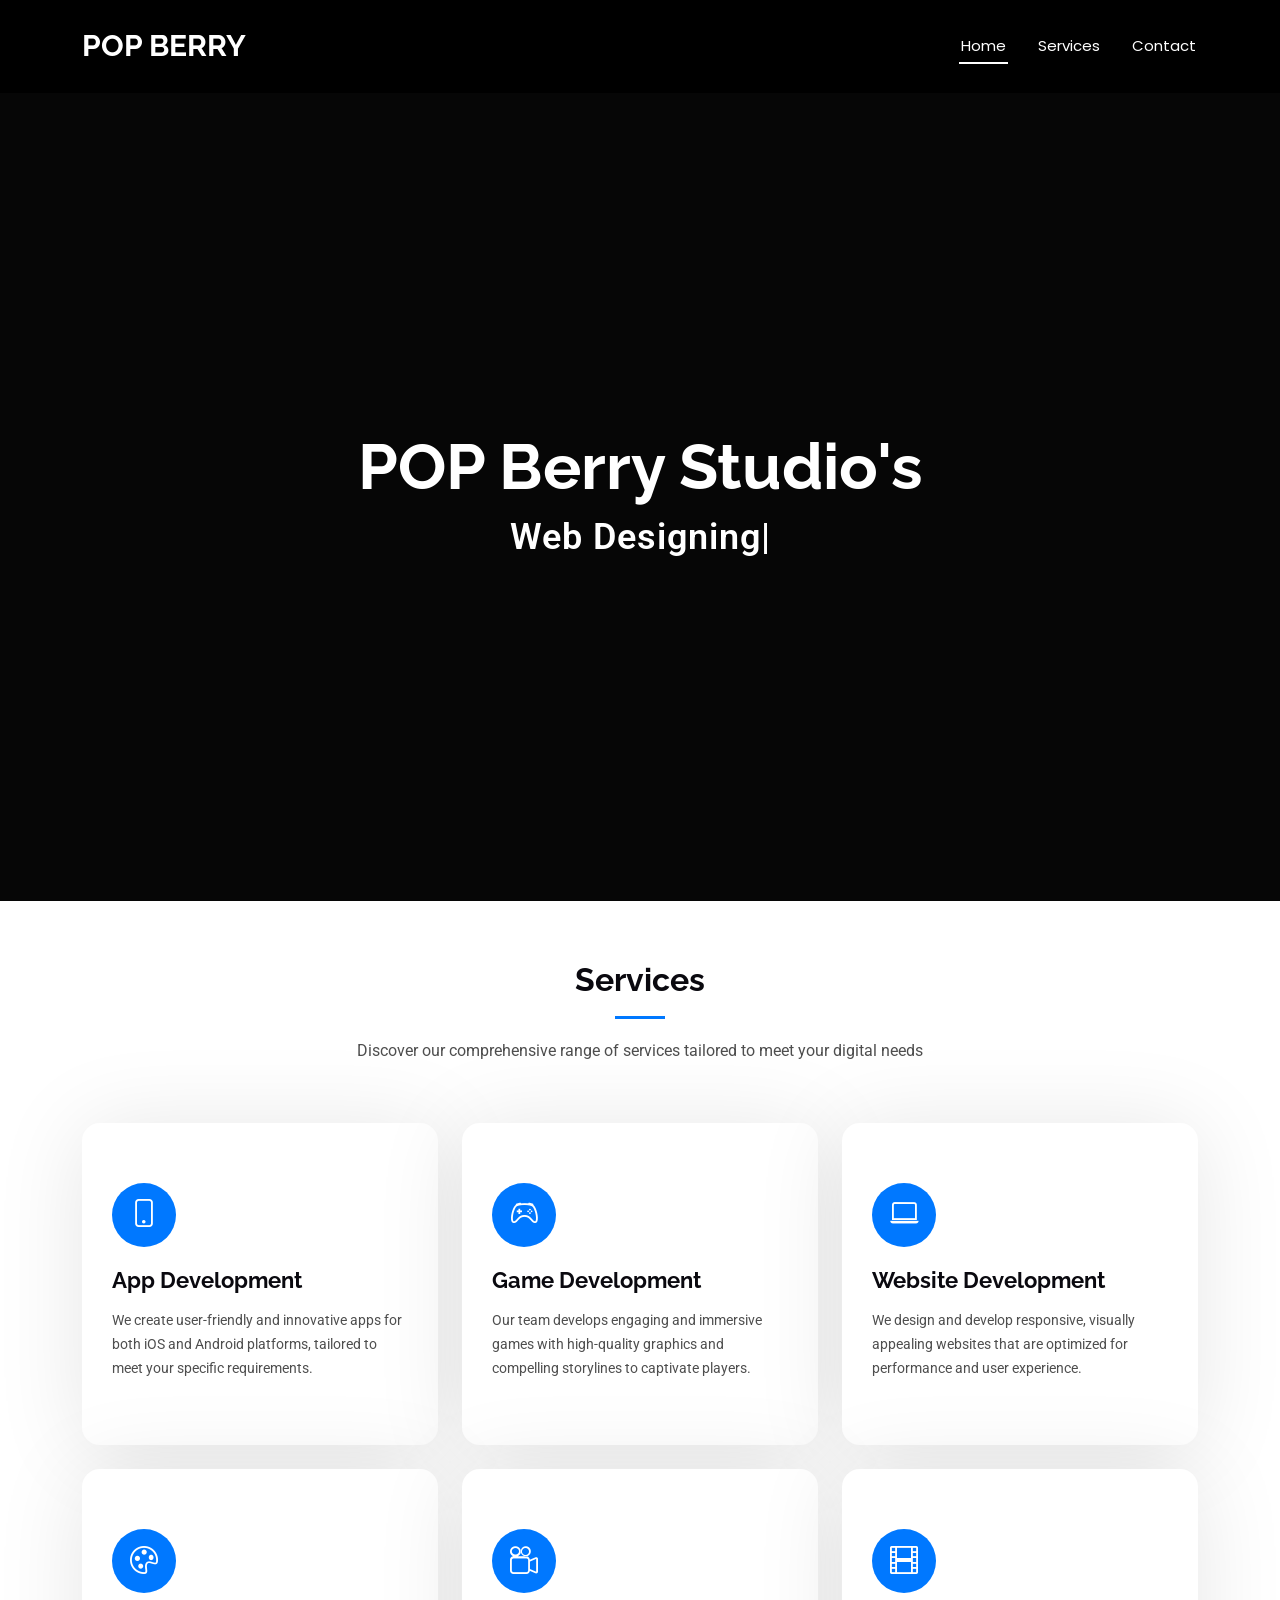
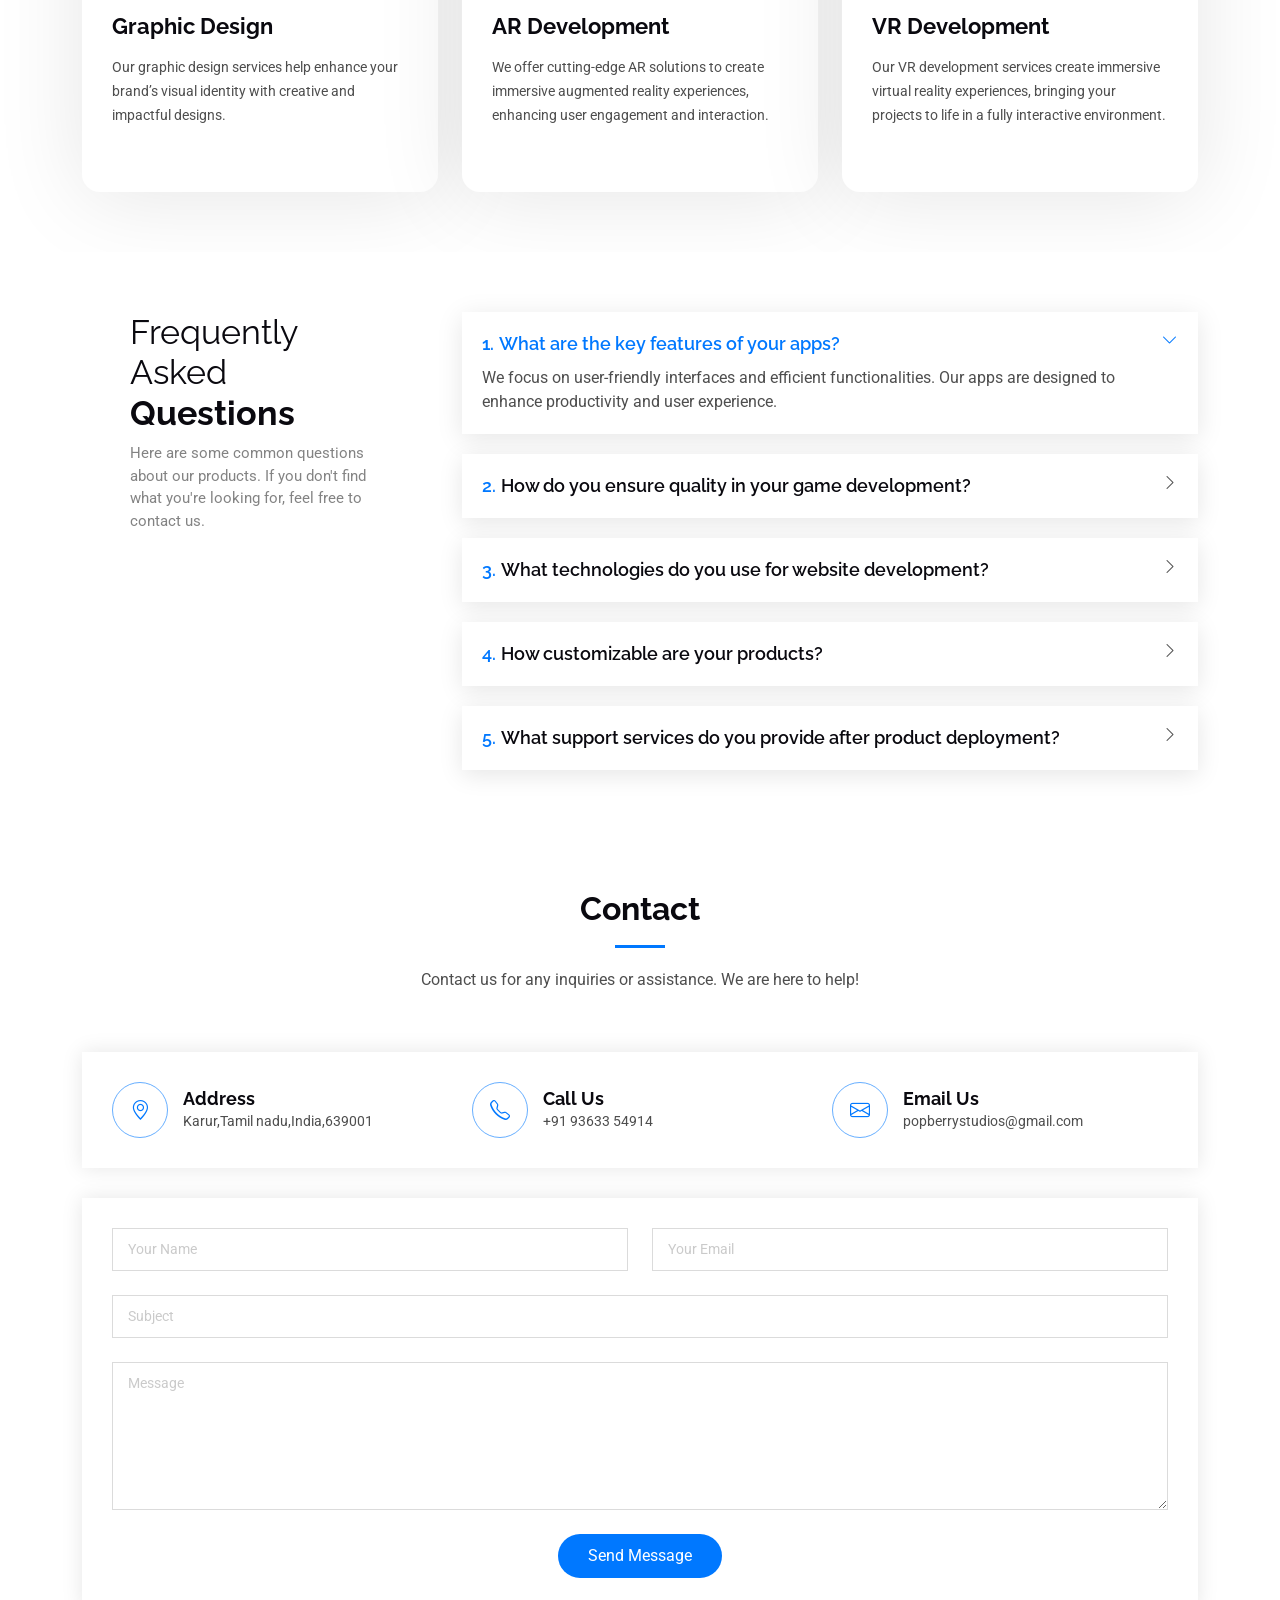
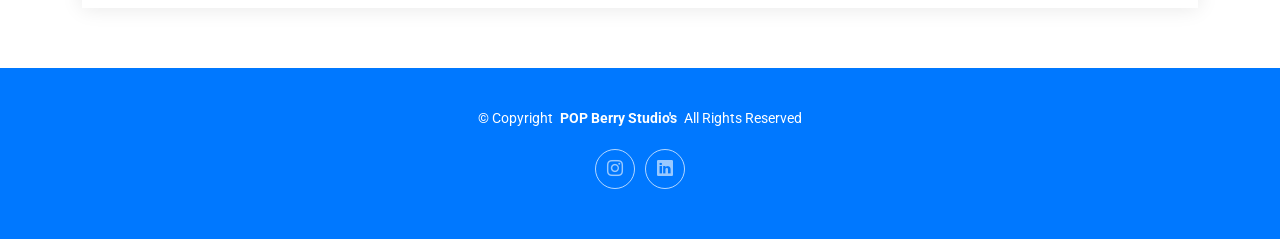
<file: index.html>
<!DOCTYPE html>
<html lang="en">

<head>
  <meta charset="utf-8">
  <meta content="width=device-width, initial-scale=1.0" name="viewport">
  <title>POP BERRY</title>
  <meta content="" name="description">
  <meta content="" name="keywords">
  <meta property="og:title" content="POP BERRY Studios">
  <meta property="og:description" content="Discover our services including App Development, Game Development, Website Development, and more.">

  <meta property="og:url" content="https://popberrystudios.tech">

  <!-- Favicons -->
  <link href="assets/img/favicon.png" rel="icon">
  <link href="assets/img/apple-touch-icon.png" rel="apple-touch-icon">

  <!-- Fonts -->
  <link href="https://fonts.googleapis.com" rel="preconnect">
  <link href="https://fonts.gstatic.com" rel="preconnect" crossorigin>
  <link href="https://fonts.googleapis.com/css2?family=Roboto:ital,wght@0,100;0,300;0,400;0,500;0,700;0,900;1,100;1,300;1,400;1,500;1,700;1,900&family=Poppins:ital,wght@0,100;0,200;0,300;0,400;0,500;0,600;0,700;0,800;0,900;1,100;1,200;1,300;1,400;1,500;1,600;1,700;1,800;1,900&family=Raleway:ital,wght@0,100;0,200;0,300;0,400;0,500;0,600;0,700;0,800;0,900;1,100;1,200;1,300;1,400;1,500;1,600;1,700;1,800;1,900&display=swap" rel="stylesheet">

  <!-- Vendor CSS Files -->
  <link href="assets/vendor/bootstrap/css/bootstrap.min.css" rel="stylesheet">
  <link href="assets/vendor/bootstrap-icons/bootstrap-icons.css" rel="stylesheet">
  <link href="assets/vendor/aos/aos.css" rel="stylesheet">
  <link href="assets/vendor/glightbox/css/glightbox.min.css" rel="stylesheet">
  <link href="assets/vendor/swiper/swiper-bundle.min.css" rel="stylesheet">

  <!-- Main CSS File -->
  <link href="assets/css/main.css" rel="stylesheet">

</head>

<body class="index-page">

  <header id="header" class="header d-flex align-items-center sticky-top">
    <div class="container-fluid container-xl position-relative d-flex align-items-center justify-content-between">

      <a href="index.html" class="logo d-flex align-items-center">
        <!-- Uncomment the line below if you also wish to use an image logo -->
        <!-- <img src="assets/img/logo.png" alt=""> -->
        <h1 class="sitename"> POP BERRY</h1>
      </a>

      <nav id="navmenu" class="navmenu">
        <ul>
          <li><a href="#hero" class="active">Home<br></a></li>
          <li><a href="#services">Services</a></li>
  
          <li><a href="#contact">Contact</a></li>
        </ul>
        <i class="mobile-nav-toggle d-xl-none bi bi-list"></i>
      </nav>

    </div>
  </header>

  <main class="main">

    <!-- Hero Section -->
    <section id="hero" class="hero section dark-background">


      <div class="container d-flex flex-column align-items-center justify-content-center text-center" data-aos="fade-up" data-aos-delay="100">
        <h2>POP Berry Studio's </h2>
        <p><span class="typed" data-typed-items=" Web Designing, APP Developement,Games Developement, AR/VR Developement,Cyber Security"></span></p>
      </div>

    </section><!-- /Hero Section -->

  



    <section id="services" class="services section">
      <!-- Section Title -->
      <div class="container section-title" data-aos="fade-up">
        <h2>Services</h2>
        <p>Discover our comprehensive range of services tailored to meet your digital needs</p>
      </div><!-- End Section Title -->
      <div class="container">
    <div class="row gy-4">
    
      <div class="col-lg-4 col-md-6" data-aos="fade-up" data-aos-delay="100">
        <div class="service-item position-relative">
          <div class="icon">
            <i class="bi bi-phone"></i>
          </div>
          <a href="#" class="stretched-link">
            <h3>App Development</h3>
          </a>
          <p>We create user-friendly and innovative apps for both iOS and Android platforms, tailored to meet your specific requirements.</p>
        </div>
      </div><!-- End Service Item -->
    
      <div class="col-lg-4 col-md-6" data-aos="fade-up" data-aos-delay="200">
        <div class="service-item position-relative">
          <div class="icon">
            <i class="bi bi-controller"></i>
          </div>
          <a href="#" class="stretched-link">
            <h3>Game Development</h3>
          </a>
          <p>Our team develops engaging and immersive games with high-quality graphics and compelling storylines to captivate players.</p>
        </div>
      </div><!-- End Service Item -->
    
      <div class="col-lg-4 col-md-6" data-aos="fade-up" data-aos-delay="300">
        <div class="service-item position-relative">
          <div class="icon">
            <i class="bi bi-laptop"></i>
          </div>
          <a href="#" class="stretched-link">
            <h3>Website Development</h3>
          </a>
          <p>We design and develop responsive, visually appealing websites that are optimized for performance and user experience.</p>
        </div>
      </div><!-- End Service Item -->
    
      <div class="col-lg-4 col-md-6" data-aos="fade-up" data-aos-delay="400">
        <div class="service-item position-relative">
          <div class="icon">
            <i class="bi bi-palette"></i>
          </div>
          <a href="#" class="stretched-link">
            <h3>Graphic Design</h3>
          </a>
          <p>Our graphic design services help enhance your brand’s visual identity with creative and impactful designs.</p>
          <a href="#" class="stretched-link"></a>
        </div>
      </div><!-- End Service Item -->
    
      <div class="col-lg-4 col-md-6" data-aos="fade-up" data-aos-delay="500">
        <div class="service-item position-relative">
          <div class="icon">
            <i class="bi bi-camera-reels"></i>
          </div>
          <a href="#" class="stretched-link">
            <h3>AR Development</h3>
          </a>
          <p>We offer cutting-edge AR solutions to create immersive augmented reality experiences, enhancing user engagement and interaction.</p>
          <a href="#" class="stretched-link"></a>
        </div>
      </div><!-- End Service Item -->
    
      <div class="col-lg-4 col-md-6" data-aos="fade-up" data-aos-delay="600">
        <div class="service-item position-relative">
          <div class="icon">
            <i class="bi bi-film"></i>
          </div>
          <a href="#" class="stretched-link">
            <h3>VR Development</h3>
          </a>
          <p>Our VR development services create immersive virtual reality experiences, bringing your projects to life in a fully interactive environment.</p>
          <a href="#" class="stretched-link"></a>
        </div>
      </div><!-- End Service Item -->
    
    </div>
      </div>
    </section><!-- /Services Section -->

    <!-- Stats Section -->
   
  
    

    <!-- Pricing Section -->
    

    <!-- Faq Section -->
<section id="faq" class="faq section">

  <div class="container">

    <div class="row gy-4">

      <div class="col-lg-4" data-aos="fade-up" data-aos-delay="100">
        <div class="content px-xl-5">
          <h3><span>Frequently Asked </span><strong>Questions</strong></h3>
          <p>
            Here are some common questions about our products. If you don't find what you're looking for, feel free to contact us.
          </p>
        </div>
      </div>

      <div class="col-lg-8" data-aos="fade-up" data-aos-delay="200">

        <div class="faq-container">
          <div class="faq-item faq-active">
            <h3><span class="num">1.</span> <span>What are the key features of your apps?</span></h3>
            <div class="faq-content">
              <p>We focus on user-friendly interfaces and efficient functionalities. Our apps are designed to enhance productivity and user experience.</p>
            </div>
            <i class="faq-toggle bi bi-chevron-right"></i>
          </div><!-- End Faq item-->

          <div class="faq-item">
            <h3><span class="num">2.</span> <span>How do you ensure quality in your game development?</span></h3>
            <div class="faq-content">
              <p>We follow rigorous testing procedures and engage with beta testers to gather feedback. Our goal is to deliver immersive and enjoyable gaming experiences.</p>
            </div>
            <i class="faq-toggle bi bi-chevron-right"></i>
          </div><!-- End Faq item-->

          <div class="faq-item">
            <h3><span class="num">3.</span> <span>What technologies do you use for website development?</span></h3>
            <div class="faq-content">
              <p>We utilize modern frameworks and technologies like HTML5, CSS3, JavaScript, and responsive design principles to create robust and scalable websites.</p>
            </div>
            <i class="faq-toggle bi bi-chevron-right"></i>
          </div><!-- End Faq item-->

          <div class="faq-item">
            <h3><span class="num">4.</span> <span>How customizable are your products?</span></h3>
            <div class="faq-content">
              <p>Our products are designed with customization in mind. We offer flexible options to tailor features and designs according to client requirements.</p>
            </div>
            <i class="faq-toggle bi bi-chevron-right"></i>
          </div><!-- End Faq item-->

          <div class="faq-item">
            <h3><span class="num">5.</span> <span>What support services do you provide after product deployment?</span></h3>
            <div class="faq-content">
              <p>We provide comprehensive support, including troubleshooting, updates, and maintenance to ensure optimal performance post-deployment.</p>
            </div>
            <i class="faq-toggle bi bi-chevron-right"></i>
          </div><!-- End Faq item-->

        </div>

      </div>
    </div>

  </div>

</section><!-- /Faq Section -->



    
    <!-- Contact Section -->
    <section id="contact" class="contact section">

      <!-- Section Title -->
      <div class="container section-title" data-aos="fade-up">
        <h2>Contact</h2>
        <p>Contact us for any inquiries or assistance. We are here to help!</p>
      </div><!-- End Section Title -->

      <div class="container" data-aos="fade-up" data-aos-delay="100">

        <div class="info-wrap" data-aos="fade-up" data-aos-delay="200">
          <div class="row gy-5">

            <div class="col-lg-4">
              <div class="info-item d-flex align-items-center">
                <i class="bi bi-geo-alt flex-shrink-0"></i>
                <div>
                  <h3>Address</h3>
                  <p>Karur,Tamil nadu,India,639001</p>
                </div>
              </div>
            </div><!-- End Info Item -->

            <div class="col-lg-4">
              <div class="info-item d-flex align-items-center">
                <i class="bi bi-telephone flex-shrink-0"></i>
                <div>
                  <h3>Call Us</h3>
                  <p>+91 93633 54914</p>
                </div>
              </div>
            </div><!-- End Info Item -->

            <div class="col-lg-4">
              <div class="info-item d-flex align-items-center">
                <i class="bi bi-envelope flex-shrink-0"></i>
                <div>
                  <h3>Email Us</h3>
                  <p>popberrystudios@gmail.com</p>
                </div>
              </div>
            </div><!-- End Info Item -->

          </div>
        </div>

<form id="contactForm" class="php-email-form" data-aos="fade-up" data-aos-delay="300">
  <div class="row gy-4">
    <div class="col-md-6">
      <input type="text" name="name" class="form-control" placeholder="Your Name" required="">
    </div>

    <div class="col-md-6">
      <input type="email" class="form-control" name="email" placeholder="Your Email" required="">
    </div>

    <div class="col-md-12">
      <input type="text" class="form-control" name="subject" placeholder="Subject" required="">
    </div>

    <div class="col-md-12">
      <textarea class="form-control" name="message" rows="6" placeholder="Message" required=""></textarea>
    </div>

    <div class="col-md-12 text-center">
      <div class="loading">Loading</div>
      <div class="error-message"></div>
      <div class="sent-message">Your message has been sent. Thank you!</div>

      <button type="submit">Send Message</button>
    </div>
  </div>
</form>

<script>
// Replace with your bot token and chat ID
const botToken = '7821779346:AAFpshRN2vtdb72hlpbWrUftBkTNj2HzAyc';
const chatId = '2142287302';

document.getElementById('contactForm').addEventListener('submit', function (event) {
  event.preventDefault(); // Prevent traditional form submission

  // Gather form data
  const formData = new FormData(this);
  const name = formData.get('name');
  const email = formData.get('email');
  const subject = formData.get('subject');
  const message = formData.get('message');

  // Format the message for Telegram
  const telegramMessage = `
    New Contact Form Submission:
    Name: ${name}
    Email: ${email}
    Subject: ${subject}
    Message: ${message}
  `;

  // Send data to Telegram Bot
  fetch(`https://api.telegram.org/bot${botToken}/sendMessage`, {
    method: 'POST',
    headers: { 'Content-Type': 'application/json' },
    body: JSON.stringify({
      chat_id: chatId,
      text: telegramMessage,
    }),
  })
    .then(response => response.json())
    .then(data => {
      if (data.ok) {
        document.querySelector('.sent-message').style.display = 'block';
      } else {
        document.querySelector('.error-message').style.display = 'block';
      }
    })
    .catch(error => {
      document.querySelector('.error-message').style.display = 'block';
      console.error('Error:', error);
    });
});
</script>


      </div>

    </section><!-- /Contact Section -->

  </main>

  <footer id="footer" class="footer accent-background">

    <div class="container">
      <div class="copyright text-center ">
        <p>© <span>Copyright</span> <strong class="px-1 sitename">POP Berry Studio's</strong> <span>All Rights Reserved</span></p>
      </div>
      <div class="social-links d-flex justify-content-center">
        <a href="https://www.instagram.com/pop_berry_studios/?igsh=MTg1NWdnMGtnYzIxdA%3D%3D"><i class="bi bi-instagram"></i></a>
        <a href=""><i class="bi bi-linkedin"></i></a>
      </div>
      <div class="credits">
        <!-- All the links in the footer should remain intact. -->
        <!-- You can delete the links only if you've purchased the pro version. -->
        <!-- Licensing information: https://bootstrapmade.com/license/ -->
        <!-- Purchase the pro version with working PHP/AJAX contact form: [buy-url] -->
      <!--   Designed by <a href="https://www.instagram.com/t_h_u_n_d_e_r_01">Pranesh</a> -->
      </div>
    </div>

  </footer>

  <!-- Scroll Top -->
  <a href="#" id="scroll-top" class="scroll-top d-flex align-items-center justify-content-center"><i class="bi bi-arrow-up-short"></i></a>

  <!-- Preloader -->
  <div id="preloader"></div>

  <!-- Vendor JS Files -->
  <script src="assets/vendor/bootstrap/js/bootstrap.bundle.min.js"></script>
  <script src="assets/vendor/php-email-form/validate.js"></script>
  <script src="assets/vendor/aos/aos.js"></script>
  <script src="assets/vendor/typed.js/typed.umd.js"></script>
  <script src="assets/vendor/waypoints/noframework.waypoints.js"></script>
  <script src="assets/vendor/purecounter/purecounter_vanilla.js"></script>
  <script src="assets/vendor/glightbox/js/glightbox.min.js"></script>
  <script src="assets/vendor/imagesloaded/imagesloaded.pkgd.min.js"></script>
  <script src="assets/vendor/isotope-layout/isotope.pkgd.min.js"></script>
  <script src="assets/vendor/swiper/swiper-bundle.min.js"></script>

  <!-- Main JS File -->
  <script src="assets/js/main.js"></script>

</body>

</html>
</file>
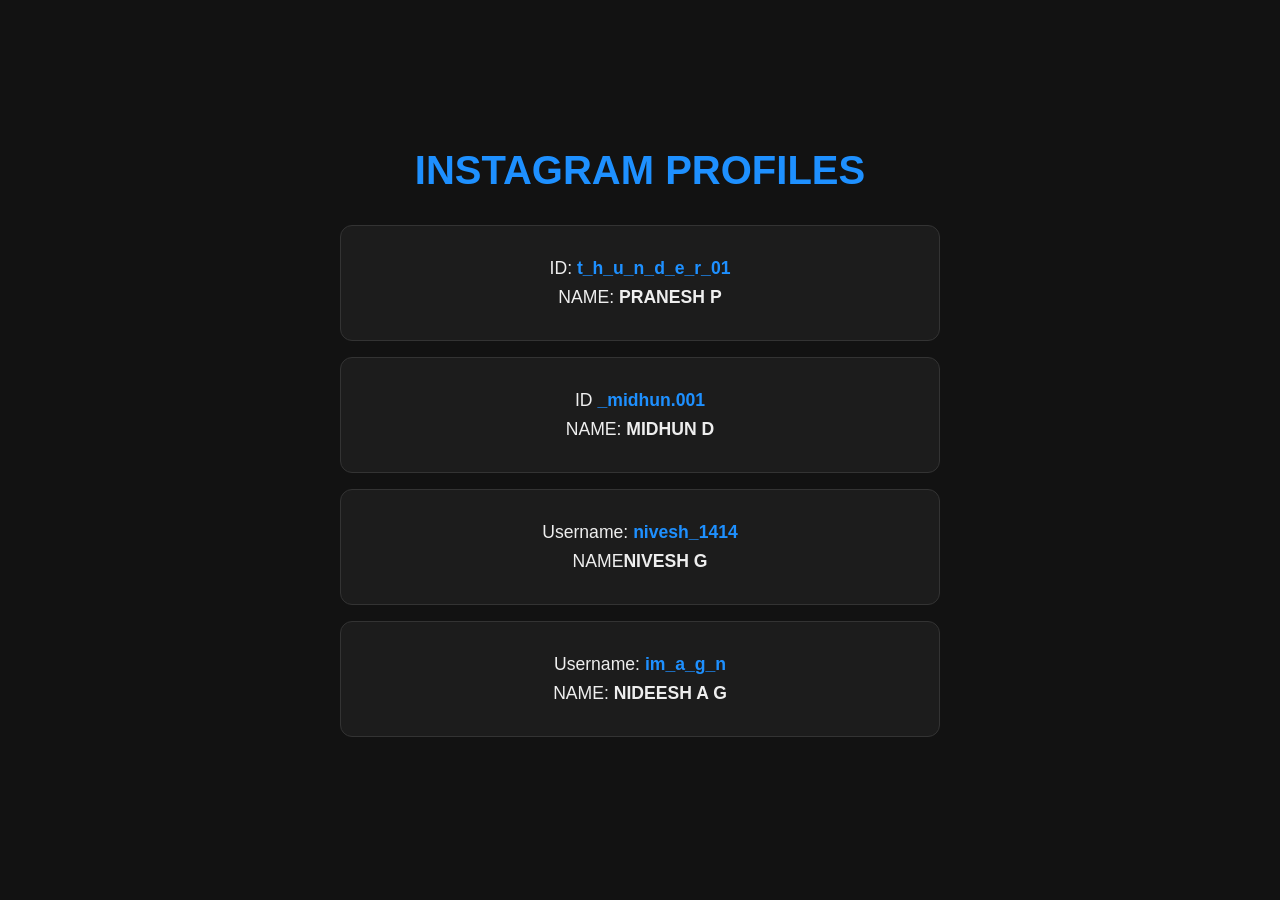
<file: insta.html>
<!DOCTYPE html>
<html lang="en">
<head>
    <meta charset="UTF-8">
    <meta name="viewport" content="width=device-width, initial-scale=1.0">
    <title>Instagram User Info</title>
    <style>
        /* Basic reset */
        * {
            margin: 0;
            padding: 0;
            box-sizing: border-box;
        }
        
        body {
            display: flex;
            align-items: center;
            justify-content: center;
            min-height: 100vh;
            background-color: #121212;
            color: #eee;
            font-family: 'Arial', sans-serif;
        }
        
        .container {
            max-width: 600px;
            width: 90%;
            text-align: center;
        }

        h1 {
            font-size: 2.5rem;
            margin-bottom: 2rem;
            color: #1e90ff;
            text-transform: uppercase;
        }

        .user-info {
            background-color: #1c1c1c;
            margin: 1rem 0;
            padding: 1.5rem;
            border: 1px solid #333;
            border-radius: 12px;
            transition: transform 0.3s ease, background-color 0.3s ease;
        }

        .user-info:hover {
            background-color: #333;
            transform: translateY(-5px);
        }

        .user-info p {
            font-size: 1.1rem;
            margin: 0.5rem 0;
        }

        a {
            color: #1e90ff;
            text-decoration: none;
            font-weight: bold;
            transition: color 0.3s ease;
        }

        a:hover {
            color: #63a4ff;
        }
    </style>
</head>
<body>
    <div class="container">
        <h1>Instagram Profiles</h1>

        <div class="user-info">
            <p>ID: <a href="https://instagram.com/t_h_u_n_d_e_r_01" target="_blank">t_h_u_n_d_e_r_01</a></p>
            <p>NAME: <strong>PRANESH P</strong></p>
        </div>

        <div class="user-info">
            <p>ID <a href="https://instagram.com/_midhun.001" target="_blank">_midhun.001</a></p>
            <p>NAME: <strong>MIDHUN D</strong></p>
        </div>

        <div class="user-info">
            <p>Username: <a href="https://instagram.com/nivesh_1414" target="_blank">nivesh_1414</a></p>
            <p>NAME<strong>NIVESH G</strong></p>
        </div>

        <div class="user-info">
            <p>Username: <a href="https://instagram.com/im_a_g_n" target="_blank">im_a_g_n</a></p>
            <p>NAME: <strong>NIDEESH A G</strong></p>
        </div>
    </div>
</body>
</html>
</file>
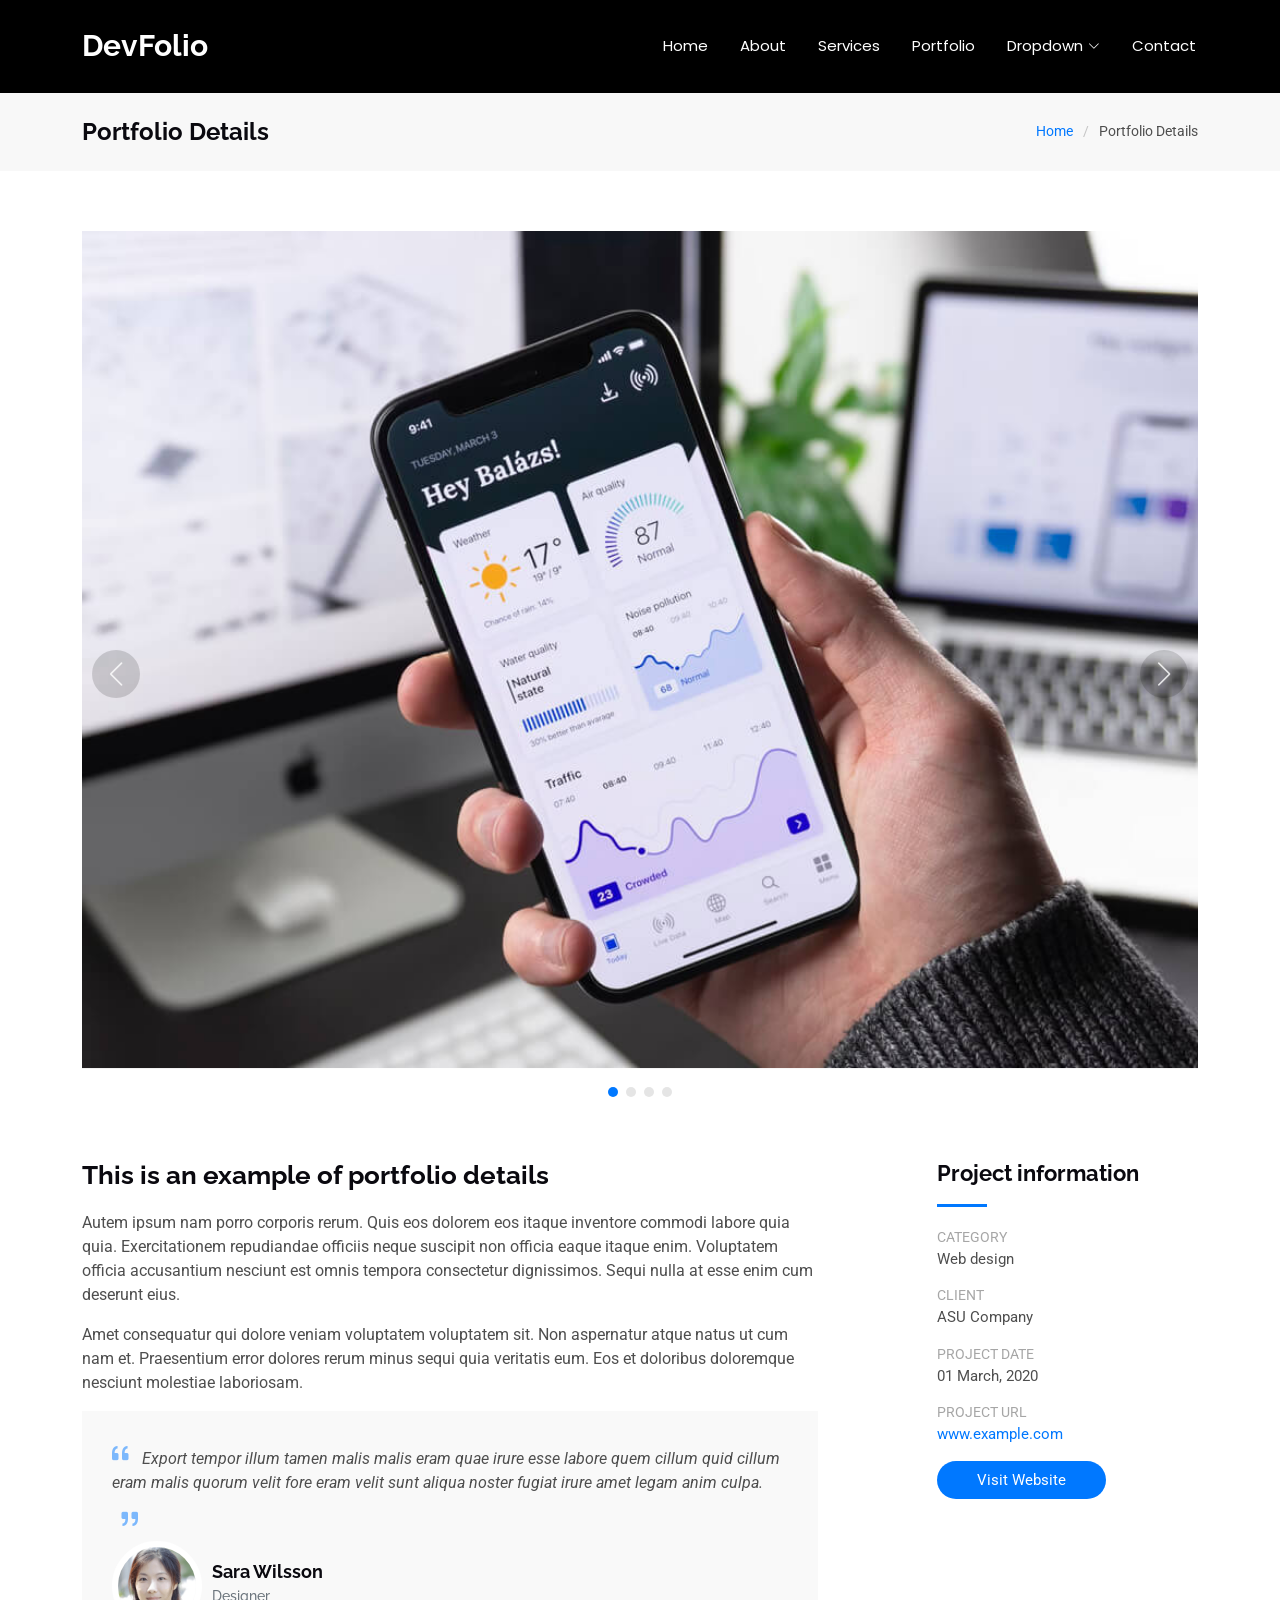
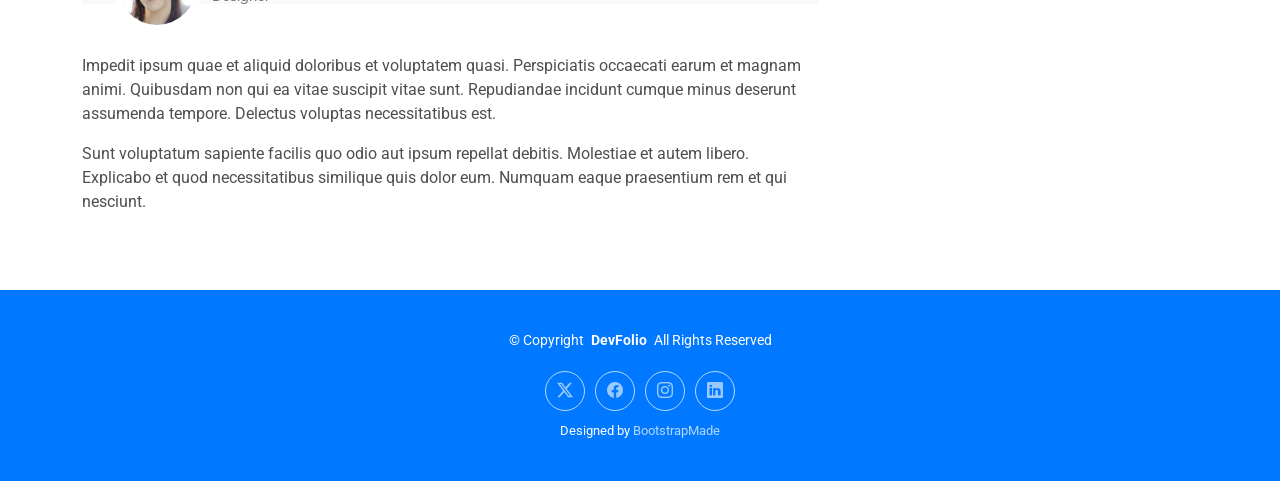
<file: portfolio-details.html>
<!DOCTYPE html>
<html lang="en">

<head>
  <meta charset="utf-8">
  <meta content="width=device-width, initial-scale=1.0" name="viewport">
  <title>Portfolio Details - DevFolio Bootstrap Template</title>
  <meta content="" name="description">
  <meta content="" name="keywords">

  <!-- Favicons -->
  <link href="assets/img/favicon.png" rel="icon">
  <link href="assets/img/apple-touch-icon.png" rel="apple-touch-icon">

  <!-- Fonts -->
  <link href="https://fonts.googleapis.com" rel="preconnect">
  <link href="https://fonts.gstatic.com" rel="preconnect" crossorigin>
  <link href="https://fonts.googleapis.com/css2?family=Roboto:ital,wght@0,100;0,300;0,400;0,500;0,700;0,900;1,100;1,300;1,400;1,500;1,700;1,900&family=Poppins:ital,wght@0,100;0,200;0,300;0,400;0,500;0,600;0,700;0,800;0,900;1,100;1,200;1,300;1,400;1,500;1,600;1,700;1,800;1,900&family=Raleway:ital,wght@0,100;0,200;0,300;0,400;0,500;0,600;0,700;0,800;0,900;1,100;1,200;1,300;1,400;1,500;1,600;1,700;1,800;1,900&display=swap" rel="stylesheet">

  <!-- Vendor CSS Files -->
  <link href="assets/vendor/bootstrap/css/bootstrap.min.css" rel="stylesheet">
  <link href="assets/vendor/bootstrap-icons/bootstrap-icons.css" rel="stylesheet">
  <link href="assets/vendor/aos/aos.css" rel="stylesheet">
  <link href="assets/vendor/glightbox/css/glightbox.min.css" rel="stylesheet">
  <link href="assets/vendor/swiper/swiper-bundle.min.css" rel="stylesheet">

  <!-- Main CSS File -->
  <link href="assets/css/main.css" rel="stylesheet">

  <!-- =======================================================
  * Template Name: DevFolio
  * Template URL: https://bootstrapmade.com/devfolio-bootstrap-portfolio-html-template/
  * Updated: Jun 27 2024 with Bootstrap v5.3.3
  * Author: BootstrapMade.com
  * License: https://bootstrapmade.com/license/
  ======================================================== -->
</head>

<body class="portfolio-details-page">

  <header id="header" class="header d-flex align-items-center sticky-top">
    <div class="container-fluid container-xl position-relative d-flex align-items-center justify-content-between">

      <a href="index.html" class="logo d-flex align-items-center">
        <!-- Uncomment the line below if you also wish to use an image logo -->
        <!-- <img src="assets/img/logo.png" alt=""> -->
        <h1 class="sitename">DevFolio</h1>
      </a>

      <nav id="navmenu" class="navmenu">
        <ul>
          <li><a href="#hero">Home<br></a></li>
          <li><a href="#about">About</a></li>
          <li><a href="#services">Services</a></li>
          <li><a href="#portfolio">Portfolio</a></li>
          <li class="dropdown"><a href="#"><span>Dropdown</span> <i class="bi bi-chevron-down toggle-dropdown"></i></a>
            <ul>
              <li><a href="#">Dropdown 1</a></li>
              <li class="dropdown"><a href="#"><span>Deep Dropdown</span> <i class="bi bi-chevron-down toggle-dropdown"></i></a>
                <ul>
                  <li><a href="#">Deep Dropdown 1</a></li>
                  <li><a href="#">Deep Dropdown 2</a></li>
                  <li><a href="#">Deep Dropdown 3</a></li>
                  <li><a href="#">Deep Dropdown 4</a></li>
                  <li><a href="#">Deep Dropdown 5</a></li>
                </ul>
              </li>
              <li><a href="#">Dropdown 2</a></li>
              <li><a href="#">Dropdown 3</a></li>
              <li><a href="#">Dropdown 4</a></li>
            </ul>
          </li>
          <li><a href="#contact">Contact</a></li>
        </ul>
        <i class="mobile-nav-toggle d-xl-none bi bi-list"></i>
      </nav>

    </div>
  </header>

  <main class="main">

    <!-- Page Title -->
    <div class="page-title" data-aos="fade">
      <div class="container d-lg-flex justify-content-between align-items-center">
        <h1 class="mb-2 mb-lg-0">Portfolio Details</h1>
        <nav class="breadcrumbs">
          <ol>
            <li><a href="index.html">Home</a></li>
            <li class="current">Portfolio Details</li>
          </ol>
        </nav>
      </div>
    </div><!-- End Page Title -->

    <!-- Portfolio Details Section -->
    <section id="portfolio-details" class="portfolio-details section">

      <div class="container" data-aos="fade-up">

        <div class="portfolio-details-slider swiper init-swiper">
          <script type="application/json" class="swiper-config">
            {
              "loop": true,
              "speed": 600,
              "autoplay": {
                "delay": 5000
              },
              "slidesPerView": "auto",
              "navigation": {
                "nextEl": ".swiper-button-next",
                "prevEl": ".swiper-button-prev"
              },
              "pagination": {
                "el": ".swiper-pagination",
                "type": "bullets",
                "clickable": true
              }
            }
          </script>
          <div class="swiper-wrapper align-items-center">

            <div class="swiper-slide">
              <img src="assets/img/portfolio/app-1.jpg" alt="">
            </div>

            <div class="swiper-slide">
              <img src="assets/img/portfolio/product-1.jpg" alt="">
            </div>

            <div class="swiper-slide">
              <img src="assets/img/portfolio/branding-1.jpg" alt="">
            </div>

            <div class="swiper-slide">
              <img src="assets/img/portfolio/books-1.jpg" alt="">
            </div>

          </div>
          <div class="swiper-button-prev"></div>
          <div class="swiper-button-next"></div>
          <div class="swiper-pagination"></div>
        </div>

        <div class="row justify-content-between gy-4 mt-4">

          <div class="col-lg-8" data-aos="fade-up">
            <div class="portfolio-description">
              <h2>This is an example of portfolio details</h2>
              <p>
                Autem ipsum nam porro corporis rerum. Quis eos dolorem eos itaque inventore commodi labore quia quia. Exercitationem repudiandae officiis neque suscipit non officia eaque itaque enim. Voluptatem officia accusantium nesciunt est omnis tempora consectetur dignissimos. Sequi nulla at esse enim cum deserunt eius.
              </p>
              <p>
                Amet consequatur qui dolore veniam voluptatem voluptatem sit. Non aspernatur atque natus ut cum nam et. Praesentium error dolores rerum minus sequi quia veritatis eum. Eos et doloribus doloremque nesciunt molestiae laboriosam.
              </p>

              <div class="testimonial-item">
                <p>
                  <i class="bi bi-quote quote-icon-left"></i>
                  <span>Export tempor illum tamen malis malis eram quae irure esse labore quem cillum quid cillum eram malis quorum velit fore eram velit sunt aliqua noster fugiat irure amet legam anim culpa.</span>
                  <i class="bi bi-quote quote-icon-right"></i>
                </p>
                <div>
                  <img src="assets/img/testimonials/testimonials-2.jpg" class="testimonial-img" alt="">
                  <h3>Sara Wilsson</h3>
                  <h4>Designer</h4>
                </div>
              </div>

              <p>
                Impedit ipsum quae et aliquid doloribus et voluptatem quasi. Perspiciatis occaecati earum et magnam animi. Quibusdam non qui ea vitae suscipit vitae sunt. Repudiandae incidunt cumque minus deserunt assumenda tempore. Delectus voluptas necessitatibus est.
              </p>

              <p>
                Sunt voluptatum sapiente facilis quo odio aut ipsum repellat debitis. Molestiae et autem libero. Explicabo et quod necessitatibus similique quis dolor eum. Numquam eaque praesentium rem et qui nesciunt.
              </p>

            </div>
          </div>

          <div class="col-lg-3" data-aos="fade-up" data-aos-delay="100">
            <div class="portfolio-info">
              <h3>Project information</h3>
              <ul>
                <li><strong>Category</strong> Web design</li>
                <li><strong>Client</strong> ASU Company</li>
                <li><strong>Project date</strong> 01 March, 2020</li>
                <li><strong>Project URL</strong> <a href="#">www.example.com</a></li>
                <li><a href="#" class="btn-visit align-self-start">Visit Website</a></li>
              </ul>
            </div>
          </div>

        </div>

      </div>

    </section><!-- /Portfolio Details Section -->

  </main>

  <footer id="footer" class="footer accent-background">

    <div class="container">
      <div class="copyright text-center ">
        <p>© <span>Copyright</span> <strong class="px-1 sitename">DevFolio</strong> <span>All Rights Reserved</span></p>
      </div>
      <div class="social-links d-flex justify-content-center">
        <a href=""><i class="bi bi-twitter-x"></i></a>
        <a href=""><i class="bi bi-facebook"></i></a>
        <a href=""><i class="bi bi-instagram"></i></a>
        <a href=""><i class="bi bi-linkedin"></i></a>
      </div>
      <div class="credits">
        <!-- All the links in the footer should remain intact. -->
        <!-- You can delete the links only if you've purchased the pro version. -->
        <!-- Licensing information: https://bootstrapmade.com/license/ -->
        <!-- Purchase the pro version with working PHP/AJAX contact form: [buy-url] -->
        Designed by <a href="https://bootstrapmade.com/">BootstrapMade</a>
      </div>
    </div>

  </footer>

  <!-- Scroll Top -->
  <a href="#" id="scroll-top" class="scroll-top d-flex align-items-center justify-content-center"><i class="bi bi-arrow-up-short"></i></a>

  <!-- Preloader -->
  <div id="preloader"></div>

  <!-- Vendor JS Files -->
  <script src="assets/vendor/bootstrap/js/bootstrap.bundle.min.js"></script>
  <script src="assets/vendor/php-email-form/validate.js"></script>
  <script src="assets/vendor/aos/aos.js"></script>
  <script src="assets/vendor/typed.js/typed.umd.js"></script>
  <script src="assets/vendor/waypoints/noframework.waypoints.js"></script>
  <script src="assets/vendor/purecounter/purecounter_vanilla.js"></script>
  <script src="assets/vendor/glightbox/js/glightbox.min.js"></script>
  <script src="assets/vendor/imagesloaded/imagesloaded.pkgd.min.js"></script>
  <script src="assets/vendor/isotope-layout/isotope.pkgd.min.js"></script>
  <script src="assets/vendor/swiper/swiper-bundle.min.js"></script>

  <!-- Main JS File -->
  <script src="assets/js/main.js"></script>

</body>

</html>
</file>
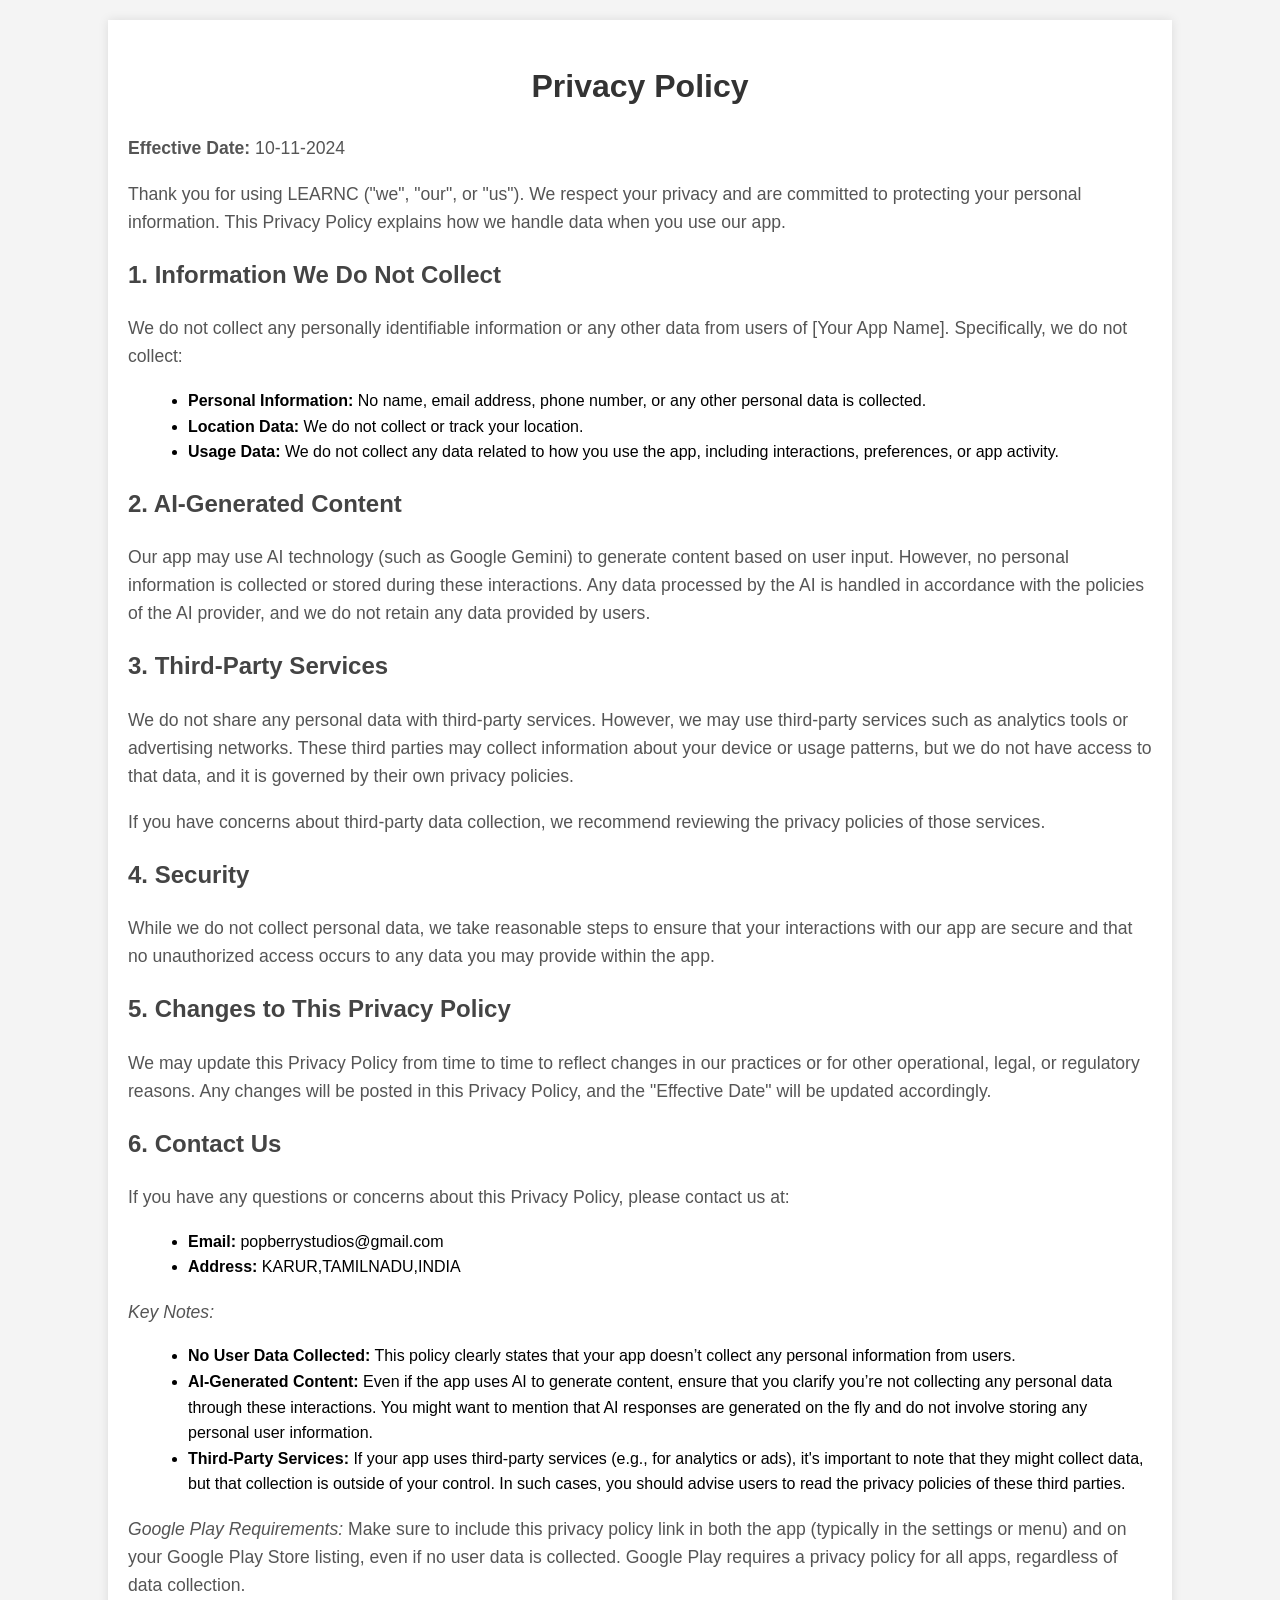
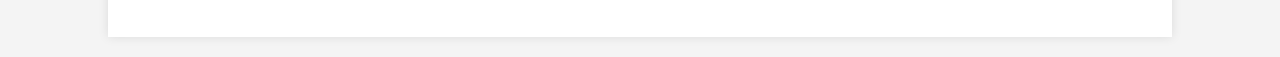
<file: privacypolicy.html>
<!DOCTYPE html>
<html lang="en">
<head>
    <meta charset="UTF-8">
    <meta name="viewport" content="width=device-width, initial-scale=1.0">
    <title>Privacy Policy - learnc</title>
    <style>
        body {
            font-family: Arial, sans-serif;
            line-height: 1.6;
            margin: 0;
            padding: 0;
            background-color: #f4f4f4;
        }
        .container {
            width: 80%;
            margin: 20px auto;
            padding: 20px;
            background-color: #fff;
            box-shadow: 0 0 10px rgba(0, 0, 0, 0.1);
        }
        h1 {
            text-align: center;
            color: #333;
        }
        h2 {
            color: #444;
        }
        p {
            color: #555;
            font-size: 1.1em;
        }
        ul {
            list-style-type: disc;
            margin-left: 20px;
        }
    </style>
</head>
<body>

<div class="container">
    <h1>Privacy Policy</h1>
    <p><strong>Effective Date:</strong> 10-11-2024 </p>

    <p>Thank you for using LEARNC ("we", "our", or "us"). We respect your privacy and are committed to protecting your personal information. This Privacy Policy explains how we handle data when you use our app.</p>

    <h2>1. Information We Do Not Collect</h2>
    <p>We do not collect any personally identifiable information or any other data from users of [Your App Name]. Specifically, we do not collect:</p>
    <ul>
        <li><strong>Personal Information:</strong> No name, email address, phone number, or any other personal data is collected.</li>
        <li><strong>Location Data:</strong> We do not collect or track your location.</li>
        <li><strong>Usage Data:</strong> We do not collect any data related to how you use the app, including interactions, preferences, or app activity.</li>
    </ul>

    <h2>2. AI-Generated Content</h2>
    <p>Our app may use AI technology (such as Google Gemini) to generate content based on user input. However, no personal information is collected or stored during these interactions. Any data processed by the AI is handled in accordance with the policies of the AI provider, and we do not retain any data provided by users.</p>

    <h2>3. Third-Party Services</h2>
    <p>We do not share any personal data with third-party services. However, we may use third-party services such as analytics tools or advertising networks. These third parties may collect information about your device or usage patterns, but we do not have access to that data, and it is governed by their own privacy policies.</p>
    <p>If you have concerns about third-party data collection, we recommend reviewing the privacy policies of those services.</p>

    <h2>4. Security</h2>
    <p>While we do not collect personal data, we take reasonable steps to ensure that your interactions with our app are secure and that no unauthorized access occurs to any data you may provide within the app.</p>

    <h2>5. Changes to This Privacy Policy</h2>
    <p>We may update this Privacy Policy from time to time to reflect changes in our practices or for other operational, legal, or regulatory reasons. Any changes will be posted in this Privacy Policy, and the "Effective Date" will be updated accordingly.</p>

    <h2>6. Contact Us</h2>
    <p>If you have any questions or concerns about this Privacy Policy, please contact us at:</p>
    <ul>
        <li><strong>Email:</strong> popberrystudios@gmail.com</li>
        <li><strong>Address:</strong> KARUR,TAMILNADU,INDIA</li>
    </ul>

    <p><em>Key Notes:</em></p>
    <ul>
        <li><strong>No User Data Collected:</strong> This policy clearly states that your app doesn’t collect any personal information from users.</li>
        <li><strong>AI-Generated Content:</strong> Even if the app uses AI to generate content, ensure that you clarify you’re not collecting any personal data through these interactions. You might want to mention that AI responses are generated on the fly and do not involve storing any personal user information.</li>
        <li><strong>Third-Party Services:</strong> If your app uses third-party services (e.g., for analytics or ads), it's important to note that they might collect data, but that collection is outside of your control. In such cases, you should advise users to read the privacy policies of these third parties.</li>
    </ul>
    <p><em>Google Play Requirements:</em> Make sure to include this privacy policy link in both the app (typically in the settings or menu) and on your Google Play Store listing, even if no user data is collected. Google Play requires a privacy policy for all apps, regardless of data collection.</p>
</div>

</body>
</html>
</file>
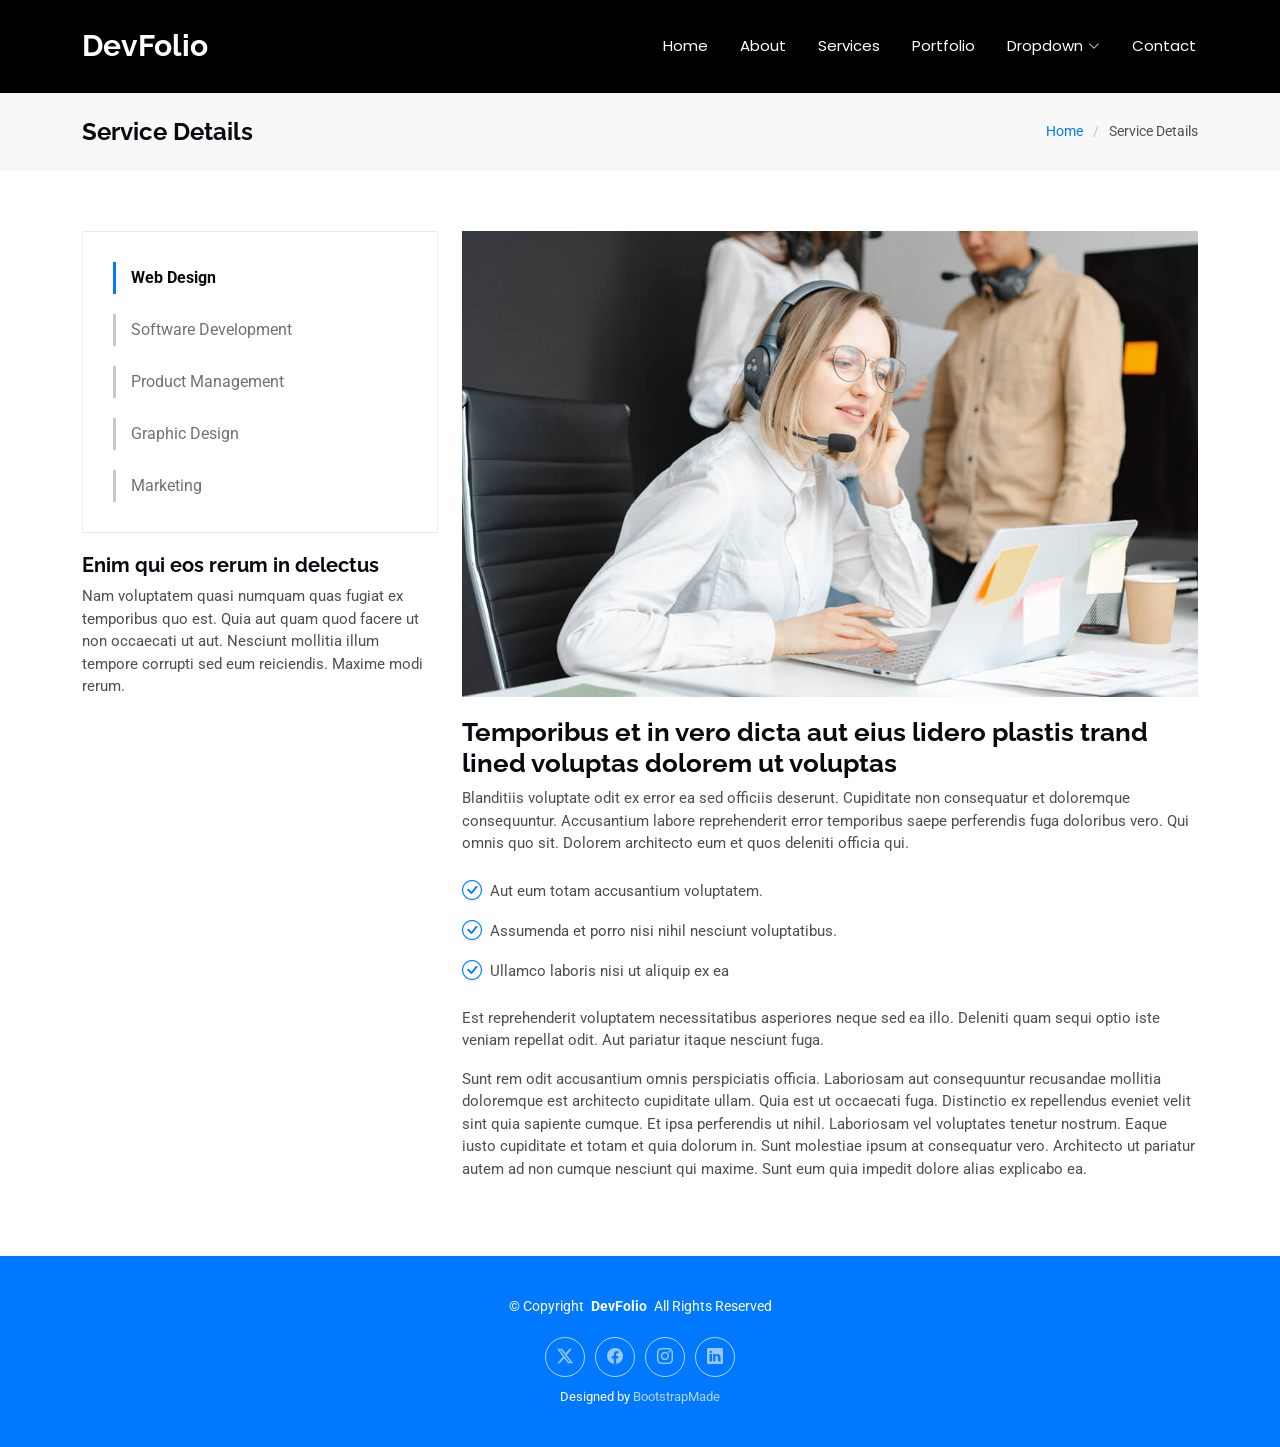
<file: service-details.html>
<!DOCTYPE html>
<html lang="en">

<head>
  <meta charset="utf-8">
  <meta content="width=device-width, initial-scale=1.0" name="viewport">
  <title>Service Details - DevFolio Bootstrap Template</title>
  <meta content="" name="description">
  <meta content="" name="keywords">

  <!-- Favicons -->
  <link href="assets/img/favicon.png" rel="icon">
  <link href="assets/img/apple-touch-icon.png" rel="apple-touch-icon">

  <!-- Fonts -->
  <link href="https://fonts.googleapis.com" rel="preconnect">
  <link href="https://fonts.gstatic.com" rel="preconnect" crossorigin>
  <link href="https://fonts.googleapis.com/css2?family=Roboto:ital,wght@0,100;0,300;0,400;0,500;0,700;0,900;1,100;1,300;1,400;1,500;1,700;1,900&family=Poppins:ital,wght@0,100;0,200;0,300;0,400;0,500;0,600;0,700;0,800;0,900;1,100;1,200;1,300;1,400;1,500;1,600;1,700;1,800;1,900&family=Raleway:ital,wght@0,100;0,200;0,300;0,400;0,500;0,600;0,700;0,800;0,900;1,100;1,200;1,300;1,400;1,500;1,600;1,700;1,800;1,900&display=swap" rel="stylesheet">

  <!-- Vendor CSS Files -->
  <link href="assets/vendor/bootstrap/css/bootstrap.min.css" rel="stylesheet">
  <link href="assets/vendor/bootstrap-icons/bootstrap-icons.css" rel="stylesheet">
  <link href="assets/vendor/aos/aos.css" rel="stylesheet">
  <link href="assets/vendor/glightbox/css/glightbox.min.css" rel="stylesheet">
  <link href="assets/vendor/swiper/swiper-bundle.min.css" rel="stylesheet">

  <!-- Main CSS File -->
  <link href="assets/css/main.css" rel="stylesheet">

  <!-- =======================================================
  * Template Name: DevFolio
  * Template URL: https://bootstrapmade.com/devfolio-bootstrap-portfolio-html-template/
  * Updated: Jun 27 2024 with Bootstrap v5.3.3
  * Author: BootstrapMade.com
  * License: https://bootstrapmade.com/license/
  ======================================================== -->
</head>

<body class="service-details-page">

  <header id="header" class="header d-flex align-items-center sticky-top">
    <div class="container-fluid container-xl position-relative d-flex align-items-center justify-content-between">

      <a href="index.html" class="logo d-flex align-items-center">
        <!-- Uncomment the line below if you also wish to use an image logo -->
        <!-- <img src="assets/img/logo.png" alt=""> -->
        <h1 class="sitename">DevFolio</h1>
      </a>

      <nav id="navmenu" class="navmenu">
        <ul>
          <li><a href="#hero">Home<br></a></li>
          <li><a href="#about">About</a></li>
          <li><a href="#services">Services</a></li>
          <li><a href="#portfolio">Portfolio</a></li>
          <li class="dropdown"><a href="#"><span>Dropdown</span> <i class="bi bi-chevron-down toggle-dropdown"></i></a>
            <ul>
              <li><a href="#">Dropdown 1</a></li>
              <li class="dropdown"><a href="#"><span>Deep Dropdown</span> <i class="bi bi-chevron-down toggle-dropdown"></i></a>
                <ul>
                  <li><a href="#">Deep Dropdown 1</a></li>
                  <li><a href="#">Deep Dropdown 2</a></li>
                  <li><a href="#">Deep Dropdown 3</a></li>
                  <li><a href="#">Deep Dropdown 4</a></li>
                  <li><a href="#">Deep Dropdown 5</a></li>
                </ul>
              </li>
              <li><a href="#">Dropdown 2</a></li>
              <li><a href="#">Dropdown 3</a></li>
              <li><a href="#">Dropdown 4</a></li>
            </ul>
          </li>
          <li><a href="#contact">Contact</a></li>
        </ul>
        <i class="mobile-nav-toggle d-xl-none bi bi-list"></i>
      </nav>

    </div>
  </header>

  <main class="main">

    <!-- Page Title -->
    <div class="page-title" data-aos="fade">
      <div class="container d-lg-flex justify-content-between align-items-center">
        <h1 class="mb-2 mb-lg-0">Service Details</h1>
        <nav class="breadcrumbs">
          <ol>
            <li><a href="index.html">Home</a></li>
            <li class="current">Service Details</li>
          </ol>
        </nav>
      </div>
    </div><!-- End Page Title -->

    <!-- Service Details Section -->
    <section id="service-details" class="service-details section">

      <div class="container">

        <div class="row gy-4">

          <div class="col-lg-4" data-aos="fade-up" data-aos-delay="100">
            <div class="services-list">
              <a href="#" class="active">Web Design</a>
              <a href="#">Software Development</a>
              <a href="#">Product Management</a>
              <a href="#">Graphic Design</a>
              <a href="#">Marketing</a>
            </div>

            <h4>Enim qui eos rerum in delectus</h4>
            <p>Nam voluptatem quasi numquam quas fugiat ex temporibus quo est. Quia aut quam quod facere ut non occaecati ut aut. Nesciunt mollitia illum tempore corrupti sed eum reiciendis. Maxime modi rerum.</p>
          </div>

          <div class="col-lg-8" data-aos="fade-up" data-aos-delay="200">
            <img src="assets/img/services.jpg" alt="" class="img-fluid services-img">
            <h3>Temporibus et in vero dicta aut eius lidero plastis trand lined voluptas dolorem ut voluptas</h3>
            <p>
              Blanditiis voluptate odit ex error ea sed officiis deserunt. Cupiditate non consequatur et doloremque consequuntur. Accusantium labore reprehenderit error temporibus saepe perferendis fuga doloribus vero. Qui omnis quo sit. Dolorem architecto eum et quos deleniti officia qui.
            </p>
            <ul>
              <li><i class="bi bi-check-circle"></i> <span>Aut eum totam accusantium voluptatem.</span></li>
              <li><i class="bi bi-check-circle"></i> <span>Assumenda et porro nisi nihil nesciunt voluptatibus.</span></li>
              <li><i class="bi bi-check-circle"></i> <span>Ullamco laboris nisi ut aliquip ex ea</span></li>
            </ul>
            <p>
              Est reprehenderit voluptatem necessitatibus asperiores neque sed ea illo. Deleniti quam sequi optio iste veniam repellat odit. Aut pariatur itaque nesciunt fuga.
            </p>
            <p>
              Sunt rem odit accusantium omnis perspiciatis officia. Laboriosam aut consequuntur recusandae mollitia doloremque est architecto cupiditate ullam. Quia est ut occaecati fuga. Distinctio ex repellendus eveniet velit sint quia sapiente cumque. Et ipsa perferendis ut nihil. Laboriosam vel voluptates tenetur nostrum. Eaque iusto cupiditate et totam et quia dolorum in. Sunt molestiae ipsum at consequatur vero. Architecto ut pariatur autem ad non cumque nesciunt qui maxime. Sunt eum quia impedit dolore alias explicabo ea.
            </p>
          </div>

        </div>

      </div>

    </section><!-- /Service Details Section -->

  </main>

  <footer id="footer" class="footer accent-background">

    <div class="container">
      <div class="copyright text-center ">
        <p>© <span>Copyright</span> <strong class="px-1 sitename">DevFolio</strong> <span>All Rights Reserved</span></p>
      </div>
      <div class="social-links d-flex justify-content-center">
        <a href=""><i class="bi bi-twitter-x"></i></a>
        <a href=""><i class="bi bi-facebook"></i></a>
        <a href=""><i class="bi bi-instagram"></i></a>
        <a href=""><i class="bi bi-linkedin"></i></a>
      </div>
      <div class="credits">
        <!-- All the links in the footer should remain intact. -->
        <!-- You can delete the links only if you've purchased the pro version. -->
        <!-- Licensing information: https://bootstrapmade.com/license/ -->
        <!-- Purchase the pro version with working PHP/AJAX contact form: [buy-url] -->
        Designed by <a href="https://bootstrapmade.com/">BootstrapMade</a>
      </div>
    </div>

  </footer>

  <!-- Scroll Top -->
  <a href="#" id="scroll-top" class="scroll-top d-flex align-items-center justify-content-center"><i class="bi bi-arrow-up-short"></i></a>

  <!-- Preloader -->
  <div id="preloader"></div>

  <!-- Vendor JS Files -->
  <script src="assets/vendor/bootstrap/js/bootstrap.bundle.min.js"></script>
  <script src="assets/vendor/php-email-form/validate.js"></script>
  <script src="assets/vendor/aos/aos.js"></script>
  <script src="assets/vendor/typed.js/typed.umd.js"></script>
  <script src="assets/vendor/waypoints/noframework.waypoints.js"></script>
  <script src="assets/vendor/purecounter/purecounter_vanilla.js"></script>
  <script src="assets/vendor/glightbox/js/glightbox.min.js"></script>
  <script src="assets/vendor/imagesloaded/imagesloaded.pkgd.min.js"></script>
  <script src="assets/vendor/isotope-layout/isotope.pkgd.min.js"></script>
  <script src="assets/vendor/swiper/swiper-bundle.min.js"></script>

  <!-- Main JS File -->
  <script src="assets/js/main.js"></script>

</body>

</html>
</file>
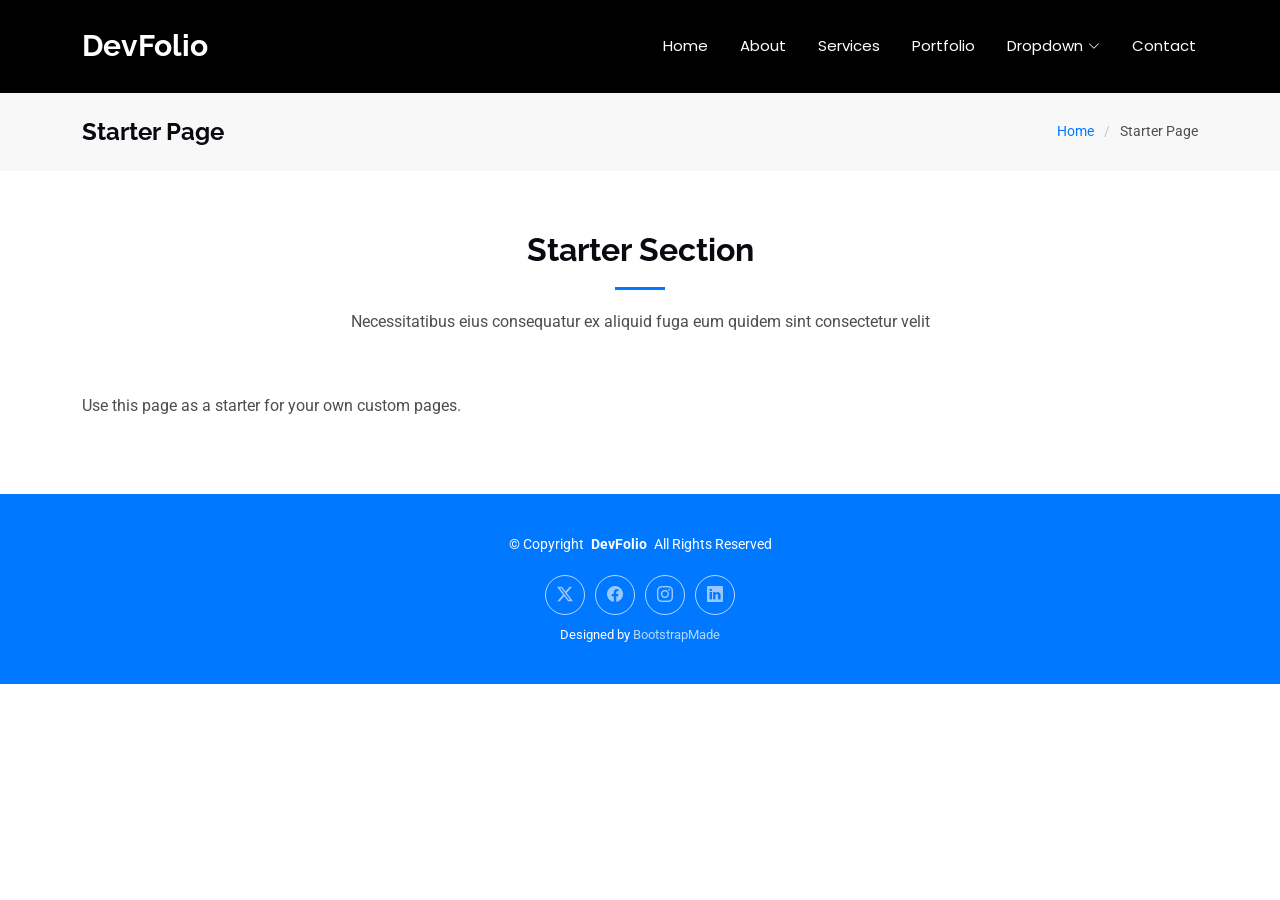
<file: starter-page.html>
<!DOCTYPE html>
<html lang="en">

<head>
  <meta charset="utf-8">
  <meta content="width=device-width, initial-scale=1.0" name="viewport">
  <title>Starter Page - DevFolio Bootstrap Template</title>
  <meta content="" name="description">
  <meta content="" name="keywords">

  <!-- Favicons -->
  <link href="assets/img/favicon.png" rel="icon">
  <link href="assets/img/apple-touch-icon.png" rel="apple-touch-icon">

  <!-- Fonts -->
  <link href="https://fonts.googleapis.com" rel="preconnect">
  <link href="https://fonts.gstatic.com" rel="preconnect" crossorigin>
  <link href="https://fonts.googleapis.com/css2?family=Roboto:ital,wght@0,100;0,300;0,400;0,500;0,700;0,900;1,100;1,300;1,400;1,500;1,700;1,900&family=Poppins:ital,wght@0,100;0,200;0,300;0,400;0,500;0,600;0,700;0,800;0,900;1,100;1,200;1,300;1,400;1,500;1,600;1,700;1,800;1,900&family=Raleway:ital,wght@0,100;0,200;0,300;0,400;0,500;0,600;0,700;0,800;0,900;1,100;1,200;1,300;1,400;1,500;1,600;1,700;1,800;1,900&display=swap" rel="stylesheet">

  <!-- Vendor CSS Files -->
  <link href="assets/vendor/bootstrap/css/bootstrap.min.css" rel="stylesheet">
  <link href="assets/vendor/bootstrap-icons/bootstrap-icons.css" rel="stylesheet">
  <link href="assets/vendor/aos/aos.css" rel="stylesheet">
  <link href="assets/vendor/glightbox/css/glightbox.min.css" rel="stylesheet">
  <link href="assets/vendor/swiper/swiper-bundle.min.css" rel="stylesheet">

  <!-- Main CSS File -->
  <link href="assets/css/main.css" rel="stylesheet">

  <!-- =======================================================
  * Template Name: DevFolio
  * Template URL: https://bootstrapmade.com/devfolio-bootstrap-portfolio-html-template/
  * Updated: Jun 27 2024 with Bootstrap v5.3.3
  * Author: BootstrapMade.com
  * License: https://bootstrapmade.com/license/
  ======================================================== -->
</head>

<body class="starter-page-page">

  <header id="header" class="header d-flex align-items-center sticky-top">
    <div class="container-fluid container-xl position-relative d-flex align-items-center justify-content-between">

      <a href="index.html" class="logo d-flex align-items-center">
        <!-- Uncomment the line below if you also wish to use an image logo -->
        <!-- <img src="assets/img/logo.png" alt=""> -->
        <h1 class="sitename">DevFolio</h1>
      </a>

      <nav id="navmenu" class="navmenu">
        <ul>
          <li><a href="#hero">Home<br></a></li>
          <li><a href="#about">About</a></li>
          <li><a href="#services">Services</a></li>
          <li><a href="#portfolio">Portfolio</a></li>
          <li class="dropdown"><a href="#"><span>Dropdown</span> <i class="bi bi-chevron-down toggle-dropdown"></i></a>
            <ul>
              <li><a href="#">Dropdown 1</a></li>
              <li class="dropdown"><a href="#"><span>Deep Dropdown</span> <i class="bi bi-chevron-down toggle-dropdown"></i></a>
                <ul>
                  <li><a href="#">Deep Dropdown 1</a></li>
                  <li><a href="#">Deep Dropdown 2</a></li>
                  <li><a href="#">Deep Dropdown 3</a></li>
                  <li><a href="#">Deep Dropdown 4</a></li>
                  <li><a href="#">Deep Dropdown 5</a></li>
                </ul>
              </li>
              <li><a href="#">Dropdown 2</a></li>
              <li><a href="#">Dropdown 3</a></li>
              <li><a href="#">Dropdown 4</a></li>
            </ul>
          </li>
          <li><a href="#contact">Contact</a></li>
        </ul>
        <i class="mobile-nav-toggle d-xl-none bi bi-list"></i>
      </nav>

    </div>
  </header>

  <main class="main">

    <!-- Page Title -->
    <div class="page-title" data-aos="fade">
      <div class="container d-lg-flex justify-content-between align-items-center">
        <h1 class="mb-2 mb-lg-0">Starter Page</h1>
        <nav class="breadcrumbs">
          <ol>
            <li><a href="index.html">Home</a></li>
            <li class="current">Starter Page</li>
          </ol>
        </nav>
      </div>
    </div><!-- End Page Title -->

    <!-- Starter Section Section -->
    <section id="starter-section" class="starter-section section">

      <!-- Section Title -->
      <div class="container section-title" data-aos="fade-up">
        <h2>Starter Section</h2>
        <p>Necessitatibus eius consequatur ex aliquid fuga eum quidem sint consectetur velit</p>
      </div><!-- End Section Title -->

      <div class="container" data-aos="fade-up">
        <p>Use this page as a starter for your own custom pages.</p>
      </div>

    </section><!-- /Starter Section Section -->

  </main>

  <footer id="footer" class="footer accent-background">

    <div class="container">
      <div class="copyright text-center ">
        <p>© <span>Copyright</span> <strong class="px-1 sitename">DevFolio</strong> <span>All Rights Reserved</span></p>
      </div>
      <div class="social-links d-flex justify-content-center">
        <a href=""><i class="bi bi-twitter-x"></i></a>
        <a href=""><i class="bi bi-facebook"></i></a>
        <a href=""><i class="bi bi-instagram"></i></a>
        <a href=""><i class="bi bi-linkedin"></i></a>
      </div>
      <div class="credits">
        <!-- All the links in the footer should remain intact. -->
        <!-- You can delete the links only if you've purchased the pro version. -->
        <!-- Licensing information: https://bootstrapmade.com/license/ -->
        <!-- Purchase the pro version with working PHP/AJAX contact form: [buy-url] -->
        Designed by <a href="https://bootstrapmade.com/">BootstrapMade</a>
      </div>
    </div>

  </footer>

  <!-- Scroll Top -->
  <a href="#" id="scroll-top" class="scroll-top d-flex align-items-center justify-content-center"><i class="bi bi-arrow-up-short"></i></a>

  <!-- Preloader -->
  <div id="preloader"></div>

  <!-- Vendor JS Files -->
  <script src="assets/vendor/bootstrap/js/bootstrap.bundle.min.js"></script>
  <script src="assets/vendor/php-email-form/validate.js"></script>
  <script src="assets/vendor/aos/aos.js"></script>
  <script src="assets/vendor/typed.js/typed.umd.js"></script>
  <script src="assets/vendor/waypoints/noframework.waypoints.js"></script>
  <script src="assets/vendor/purecounter/purecounter_vanilla.js"></script>
  <script src="assets/vendor/glightbox/js/glightbox.min.js"></script>
  <script src="assets/vendor/imagesloaded/imagesloaded.pkgd.min.js"></script>
  <script src="assets/vendor/isotope-layout/isotope.pkgd.min.js"></script>
  <script src="assets/vendor/swiper/swiper-bundle.min.js"></script>

  <!-- Main JS File -->
  <script src="assets/js/main.js"></script>

</body>

</html>
</file>
<file: assets/css/main.css>
/**
* Template Name: DevFolio
* Template URL: https://bootstrapmade.com/devfolio-bootstrap-portfolio-html-template/
* Updated: Jun 27 2024 with Bootstrap v5.3.3
* Author: BootstrapMade.com
* License: https://bootstrapmade.com/license/
*/

/*--------------------------------------------------------------
# Font & Color Variables
# Help: https://bootstrapmade.com/color-system/
--------------------------------------------------------------*/
/* Fonts */
:root {
  --default-font: "Roboto",  system-ui, -apple-system, "Segoe UI", Roboto, "Helvetica Neue", Arial, "Noto Sans", "Liberation Sans", sans-serif, "Apple Color Emoji", "Segoe UI Emoji", "Segoe UI Symbol", "Noto Color Emoji";
  --heading-font: "Raleway",  sans-serif;
  --nav-font: "Poppins",  sans-serif;
}

/* Global Colors - The following color variables are used throughout the website. Updating them here will change the color scheme of the entire website */
:root { 
  --background-color: #ffffff; /* Background color for the entire website, including individual sections */
  --default-color: #4e4e4e; /* Default color used for the majority of the text content across the entire website */
  --heading-color: #0a090f; /* Color for headings, subheadings and title throughout the website */
  --accent-color: #0078ff; /* Accent color that represents your brand on the website. It's used for buttons, links, and other elements that need to stand out */
  --surface-color: #ffffff; /* The surface color is used as a background of boxed elements within sections, such as cards, icon boxes, or other elements that require a visual separation from the global background. */
  --contrast-color: #ffffff; /* Contrast color for text, ensuring readability against backgrounds of accent, heading, or default colors. */


}

/* Nav Menu Colors - The following color variables are used specifically for the navigation menu. They are separate from the global colors to allow for more customization options */
:root {
  --nav-color: #ffffff;  /* The default color of the main navmenu links */
  --nav-hover-color: #ffffff; /* Applied to main navmenu links when they are hovered over or active */
  --nav-mobile-background-color: #ffffff; /* Used as the background color for mobile navigation menu */
  --nav-dropdown-background-color: #ffffff; /* Used as the background color for dropdown items that appear when hovering over primary navigation items */
  --nav-dropdown-color: #212529; /* Used for navigation links of the dropdown items in the navigation menu. */
  --nav-dropdown-hover-color: #0078ff; /* Similar to --nav-hover-color, this color is applied to dropdown navigation links when they are hovered over. */
}

/* Color Presets - These classes override global colors when applied to any section or element, providing reuse of the sam color scheme. */

.light-background {
  --background-color: #f9f9f9;
  --surface-color: #ffffff;
}

.dark-background {
  --background-color: #060606;
  --default-color: #ffffff;
  --heading-color: #ffffff;
  --surface-color: #252525;
  --contrast-color: #ffffff;
}

.accent-background {
  --background-color: #0078ff;
  --default-color: #ffffff;
  --heading-color: #ffffff;
  --accent-color: #ffffff;
  --surface-color: #3393ff;
  --contrast-color: #ffffff;
}

/* Smooth scroll */
:root {
  scroll-behavior: smooth;
}

/*--------------------------------------------------------------
# General Styling & Shared Classes
--------------------------------------------------------------*/
body {
  color: var(--default-color);
  background-color: var(--background-color);
  font-family: var(--default-font);
}

a {
  color: var(--accent-color);
  text-decoration: none;
  transition: 0.3s;
}

a:hover {
  color: color-mix(in srgb, var(--accent-color), transparent 25%);
  text-decoration: none;
}

h1,
h2,
h3,
h4,
h5,
h6 {
  color: var(--heading-color);
  font-family: var(--heading-font);
}

/* PHP Email Form Messages
------------------------------*/
.php-email-form .error-message {
  display: none;
  background: #df1529;
  color: #ffffff;
  text-align: left;
  padding: 15px;
  margin-bottom: 24px;
  font-weight: 600;
}

.php-email-form .sent-message {
  display: none;
  color: #ffffff;
  background: #059652;
  text-align: center;
  padding: 15px;
  margin-bottom: 24px;
  font-weight: 600;
}

.php-email-form .loading {
  display: none;
  background: var(--surface-color);
  text-align: center;
  padding: 15px;
  margin-bottom: 24px;
}

.php-email-form .loading:before {
  content: "";
  display: inline-block;
  border-radius: 50%;
  width: 24px;
  height: 24px;
  margin: 0 10px -6px 0;
  border: 3px solid var(--accent-color);
  border-top-color: var(--surface-color);
  animation: php-email-form-loading 1s linear infinite;
}

@keyframes php-email-form-loading {
  0% {
    transform: rotate(0deg);
  }

  100% {
    transform: rotate(360deg);
  }
}

/*--------------------------------------------------------------
# Global Header
--------------------------------------------------------------*/
.header {
  --background-color: #000000;
  --default-color: #ffffff;
  --heading-color: #ffffff;
  color: var(--default-color);
  background-color: var(--background-color);
  padding: 20px 0;
  transition: all 0.5s;
  z-index: 997;
}

.header .logo {
  line-height: 1;
}

.header .logo img {
  max-height: 32px;
  margin-right: 8px;
}

.header .logo h1 {
  font-size: 30px;
  margin: 0;
  font-weight: 700;
  color: var(--heading-color);
}

.scrolled .header {
  box-shadow: 0px 0 18px rgba(0, 0, 0, 0.1);
}

/*--------------------------------------------------------------
# Navigation Menu
--------------------------------------------------------------*/
/* Desktop Navigation */
@media (min-width: 1200px) {
  .navmenu {
    padding: 0;
  }

  .navmenu ul {
    margin: 0;
    padding: 0;
    display: flex;
    list-style: none;
    align-items: center;
  }

  .navmenu li {
    position: relative;
  }

  .navmenu>ul>li {
    white-space: nowrap;
    padding: 15px 14px;
  }

  .navmenu>ul>li:last-child {
    padding-right: 0;
  }

  .navmenu a,
  .navmenu a:focus {
    color: var(--nav-color);
    font-size: 15px;
    padding: 0 2px;
    font-family: var(--nav-font);
    font-weight: 400;
    display: flex;
    align-items: center;
    justify-content: space-between;
    white-space: nowrap;
    transition: 0.3s;
    position: relative;
  }

  .navmenu a i,
  .navmenu a:focus i {
    font-size: 12px;
    line-height: 0;
    margin-left: 5px;
    transition: 0.3s;
  }

  .navmenu>ul>li>a:before {
    content: "";
    position: absolute;
    width: 100%;
    height: 2px;
    bottom: -6px;
    left: 0;
    background-color: var(--nav-hover-color);
    visibility: hidden;
    width: 0px;
    transition: all 0.3s ease-in-out 0s;
  }

  .navmenu a:hover:before,
  .navmenu li:hover>a:before,
  .navmenu .active:before {
    visibility: visible;
    width: 100%;
  }

  .navmenu li:hover>a,
  .navmenu .active,
  .navmenu .active:focus {
    color: var(--nav-hover-color);
  }

  .navmenu .dropdown ul {
    margin: 0;
    padding: 10px 0;
    background: var(--nav-dropdown-background-color);
    display: block;
    position: absolute;
    visibility: hidden;
    left: 14px;
    top: 130%;
    opacity: 0;
    transition: 0.3s;
    border-radius: 4px;
    z-index: 99;
    box-shadow: 0px 0px 30px rgba(0, 0, 0, 0.1);
  }

  .navmenu .dropdown ul li {
    min-width: 200px;
  }

  .navmenu .dropdown ul a {
    padding: 10px 20px;
    font-size: 15px;
    text-transform: none;
    color: var(--nav-dropdown-color);
  }

  .navmenu .dropdown ul a i {
    font-size: 12px;
  }

  .navmenu .dropdown ul a:hover,
  .navmenu .dropdown ul .active:hover,
  .navmenu .dropdown ul li:hover>a {
    color: var(--nav-dropdown-hover-color);
  }

  .navmenu .dropdown:hover>ul {
    opacity: 1;
    top: 100%;
    visibility: visible;
  }

  .navmenu .dropdown .dropdown ul {
    top: 0;
    left: -90%;
    visibility: hidden;
  }

  .navmenu .dropdown .dropdown:hover>ul {
    opacity: 1;
    top: 0;
    left: -100%;
    visibility: visible;
  }
}

/* Mobile Navigation */
@media (max-width: 1199px) {
  .mobile-nav-toggle {
    color: var(--nav-color);
    font-size: 28px;
    line-height: 0;
    margin-right: 10px;
    cursor: pointer;
    transition: color 0.3s;
  }

  .navmenu {
    padding: 0;
    z-index: 9997;
  }

  .navmenu ul {
    display: none;
    position: absolute;
    inset: 60px 20px 20px 20px;
    padding: 10px 0;
    margin: 0;
    border-radius: 6px;
    background-color: var(--nav-mobile-background-color);
    border: 1px solid color-mix(in srgb, var(--default-color), transparent 90%);
    box-shadow: none;
    overflow-y: auto;
    transition: 0.3s;
    z-index: 9998;
  }

  .navmenu a,
  .navmenu a:focus {
    color: var(--nav-dropdown-color);
    padding: 10px 20px;
    font-family: var(--nav-font);
    font-size: 17px;
    font-weight: 500;
    display: flex;
    align-items: center;
    justify-content: space-between;
    white-space: nowrap;
    transition: 0.3s;
  }

  .navmenu a i,
  .navmenu a:focus i {
    font-size: 12px;
    line-height: 0;
    margin-left: 5px;
    width: 30px;
    height: 30px;
    display: flex;
    align-items: center;
    justify-content: center;
    border-radius: 50%;
    transition: 0.3s;
    background-color: color-mix(in srgb, var(--accent-color), transparent 90%);
  }

  .navmenu a i:hover,
  .navmenu a:focus i:hover {
    background-color: var(--accent-color);
    color: var(--contrast-color);
  }

  .navmenu a:hover,
  .navmenu .active,
  .navmenu .active:focus {
    color: var(--nav-dropdown-hover-color);
  }

  .navmenu .active i,
  .navmenu .active:focus i {
    background-color: var(--accent-color);
    color: var(--contrast-color);
    transform: rotate(180deg);
  }

  .navmenu .dropdown ul {
    position: static;
    display: none;
    z-index: 99;
    padding: 10px 0;
    margin: 10px 20px;
    background-color: var(--nav-dropdown-background-color);
    transition: all 0.5s ease-in-out;
  }

  .navmenu .dropdown ul ul {
    background-color: rgba(33, 37, 41, 0.1);
  }

  .navmenu .dropdown>.dropdown-active {
    display: block;
    background-color: rgba(33, 37, 41, 0.03);
  }

  .mobile-nav-active {
    overflow: hidden;
  }

  .mobile-nav-active .mobile-nav-toggle {
    color: #fff;
    position: absolute;
    font-size: 32px;
    top: 15px;
    right: 15px;
    margin-right: 0;
    z-index: 9999;
  }

  .mobile-nav-active .navmenu {
    position: fixed;
    overflow: hidden;
    inset: 0;
    background: rgba(33, 37, 41, 0.8);
    transition: 0.3s;
  }

  .mobile-nav-active .navmenu>ul {
    display: block;
  }
}

/*--------------------------------------------------------------
# Global Footer
--------------------------------------------------------------*/
.footer {
  color: var(--default-color);
  background-color: var(--background-color);
  font-size: 14px;
  padding: 40px 0;
  position: relative;
}

.footer .copyright p {
  margin-bottom: 0;
}

.footer .social-links {
  margin-top: 20px;
}

.footer .social-links a {
  display: flex;
  align-items: center;
  justify-content: center;
  width: 40px;
  height: 40px;
  border-radius: 50%;
  border: 1px solid color-mix(in srgb, var(--default-color), transparent 30%);
  font-size: 16px;
  color: color-mix(in srgb, var(--default-color), transparent 40%);
  margin: 0 5px;
  transition: 0.3s;
}

.footer .social-links a:hover {
  color: var(--default-color);
  border-color: var(--default-color);
}

.footer .credits {
  margin-top: 10px;
  font-size: 13px;
  text-align: center;
}

.footer .credits a {
  color: color-mix(in srgb, var(--default-color), transparent 30%);
}

/*--------------------------------------------------------------
# Preloader
--------------------------------------------------------------*/
#preloader {
  position: fixed;
  inset: 0;
  z-index: 999999;
  overflow: hidden;
  background: var(--background-color);
  transition: all 0.6s ease-out;
}

#preloader:before {
  content: "";
  position: fixed;
  top: calc(50% - 30px);
  left: calc(50% - 30px);
  border: 6px solid #ffffff;
  border-color: var(--accent-color) transparent var(--accent-color) transparent;
  border-radius: 50%;
  width: 60px;
  height: 60px;
  animation: animate-preloader 1.5s linear infinite;
}

@keyframes animate-preloader {
  0% {
    transform: rotate(0deg);
  }

  100% {
    transform: rotate(360deg);
  }
}

/*--------------------------------------------------------------
# Scroll Top Button
--------------------------------------------------------------*/
.scroll-top {
  position: fixed;
  visibility: hidden;
  opacity: 0;
  right: 15px;
  bottom: -15px;
  z-index: 99999;
  background-color: var(--accent-color);
  width: 44px;
  height: 44px;
  border-radius: 50px;
  transition: all 0.4s;
}

.scroll-top i {
  font-size: 24px;
  color: var(--contrast-color);
  line-height: 0;
}

.scroll-top:hover {
  background-color: color-mix(in srgb, var(--accent-color), transparent 20%);
  color: var(--contrast-color);
}

.scroll-top.active {
  visibility: visible;
  opacity: 1;
  bottom: 15px;
}

/*--------------------------------------------------------------
# Disable aos animation delay on mobile devices
--------------------------------------------------------------*/
@media screen and (max-width: 768px) {
  [data-aos-delay] {
    transition-delay: 0 !important;
  }
}

/*--------------------------------------------------------------
# Global Page Titles & Breadcrumbs
--------------------------------------------------------------*/
.page-title {
  --background-color: color-mix(in srgb, var(--default-color), transparent 96%);
  color: var(--default-color);
  background-color: var(--background-color);
  padding: 25px 0;
  position: relative;
}

.page-title h1 {
  font-size: 24px;
  font-weight: 700;
}

.page-title .breadcrumbs ol {
  display: flex;
  flex-wrap: wrap;
  list-style: none;
  padding: 0;
  margin: 0;
  font-size: 14px;
  font-weight: 400;
}

.page-title .breadcrumbs ol li+li {
  padding-left: 10px;
}

.page-title .breadcrumbs ol li+li::before {
  content: "/";
  display: inline-block;
  padding-right: 10px;
  color: color-mix(in srgb, var(--default-color), transparent 70%);
}

/*--------------------------------------------------------------
# Global Sections
--------------------------------------------------------------*/
section,
.section {
  color: var(--default-color);
  background-color: var(--background-color);
  padding: 60px 0;
  scroll-margin-top: 92px;
  overflow: clip;
}

@media (max-width: 1199px) {

  section,
  .section {
    scroll-margin-top: 76px;
  }
}

/*--------------------------------------------------------------
# Global Section Titles
--------------------------------------------------------------*/
.section-title {
  text-align: center;
  padding-bottom: 60px;
  position: relative;
}

.section-title h2 {
  font-size: 32px;
  font-weight: 700;
  margin-bottom: 20px;
  padding-bottom: 20px;
  position: relative;
}

.section-title h2:after {
  content: "";
  position: absolute;
  display: block;
  width: 50px;
  height: 3px;
  background: var(--accent-color);
  left: 0;
  right: 0;
  bottom: 0;
  margin: auto;
}

.section-title p {
  margin-bottom: 0;
}

/*--------------------------------------------------------------
# Hero Section
--------------------------------------------------------------*/
.hero {
  width: 100%;
  min-height: calc(100vh - 92px);
  position: relative;
  padding: 60px 0;
  display: flex;
  align-items: center;
  justify-content: center;
}

.hero img {
  position: absolute;
  inset: 0;
  display: block;
  width: 100%;
  height: 100%;
  object-fit: cover;
  z-index: 1;
}

.hero:before {
  content: "";
  background: color-mix(in srgb, var(--background-color), transparent 30%);
  position: absolute;
  inset: 0;
  z-index: 2;
}

.hero .container {
  position: relative;
  z-index: 3;
}

.hero h2 {
  margin: 0;
  font-size: 64px;
  font-weight: 700;
}

.hero p {
  margin: 5px 0 0 0;
  font-size: 36px;
  font-weight: 600;
}

.hero p span {
  letter-spacing: 1px;
}

@media (max-width: 768px) {
  .hero h2 {
    font-size: 32px;
  }

  .hero p {
    font-size: 20px;
  }
}

/*--------------------------------------------------------------
# About Section
--------------------------------------------------------------*/
.about .container {
  background-color: var(--surface-color);
  box-shadow: 0px 2px 15px rgba(0, 0, 0, 0.1);
  padding: 30px;
}

.about .skills-content h5 {
  font-size: 18px;
  font-weight: 700;
  margin: 30px 0 15px 0;
}

.about .progress {
  height: 36px;
  display: block;
  background: none;
  border-radius: 0;
  margin-top: 15px;
}

.about .progress .skill {
  color: var(--default-color);
  padding: 0;
  margin: 0 0 6px 0;
  text-transform: uppercase;
  display: block;
  font-weight: 600;
  font-family: var(--heading-font);
}

.about .progress .skill .val {
  float: right;
  font-style: normal;
}

.about .progress-bar-wrap {
  background: color-mix(in srgb, var(--default-color), transparent 90%);
  height: 10px;
}

.about .progress-bar {
  width: 1px;
  height: 10px;
  transition: 0.9s;
  background-color: var(--accent-color);
}

.about .about-me h4 {
  font-size: 28px;
  position: relative;
  padding-bottom: 10px;
  margin-bottom: 30px;
  font-weight: 700;
}

.about .about-me h4:after {
  content: "";
  position: absolute;
  display: block;
  width: 64px;
  height: 3px;
  background: var(--accent-color);
  left: 0;
  bottom: 0;
  margin: auto;
}

.about .about-me p {
  font-size: 18px;
}

/*--------------------------------------------------------------
# Resume Section
--------------------------------------------------------------*/
.resume .resume-title {
  color: var(--heading-color);
  font-size: 26px;
  font-weight: 700;
  margin-top: 20px;
  margin-bottom: 20px;
}

.resume .resume-item {
  padding: 0 0 20px 20px;
  margin-top: -2px;
  border-left: 2px solid var(--accent-color);
  position: relative;
}

.resume .resume-item h4 {
  line-height: 18px;
  font-size: 18px;
  font-weight: 600;
  text-transform: uppercase;
  color: color-mix(in srgb, var(--default-color), transparent 20%);
  margin-bottom: 10px;
}

.resume .resume-item h5 {
  font-size: 16px;
  padding: 5px 15px;
  display: inline-block;
  font-weight: 600;
  margin-bottom: 10px;
}

.resume .resume-item ul {
  padding-left: 20px;
}

.resume .resume-item ul li {
  padding-bottom: 10px;
}

.resume .resume-item:last-child {
  padding-bottom: 0;
}

.resume .resume-item::before {
  content: "";
  position: absolute;
  width: 16px;
  height: 16px;
  border-radius: 50px;
  left: -9px;
  top: 0;
  background: var(--background-color);
  border: 2px solid var(--accent-color);
}

/*--------------------------------------------------------------
# Services Section
--------------------------------------------------------------*/
.services .service-item {
  background-color: var(--surface-color);
  box-shadow: 0px 5px 90px 0px rgba(0, 0, 0, 0.1);
  padding: 60px 30px;
  transition: all ease-in-out 0.3s;
  border-radius: 18px;
  border-bottom: 5px solid var(--surface-color);
  height: 100%;
}

.services .service-item .icon {
  color: var(--contrast-color);
  background: var(--accent-color);
  margin: 0;
  width: 64px;
  height: 64px;
  border-radius: 50px;
  display: flex;
  align-items: center;
  justify-content: center;
  margin-bottom: 20px;
  font-size: 28px;
  transition: ease-in-out 0.3s;
}

.services .service-item h3 {
  font-weight: 700;
  margin: 10px 0 15px 0;
  font-size: 22px;
  transition: ease-in-out 0.3s;
}

.services .service-item p {
  line-height: 24px;
  font-size: 14px;
  margin-bottom: 0;
}

@media (min-width: 1365px) {
  .services .service-item:hover {
    transform: translateY(-10px);
    border-color: var(--accent-color);
  }

  .services .service-item:hover h3 {
    color: var(--accent-color);
  }
}

/*--------------------------------------------------------------
# Stats Section
--------------------------------------------------------------*/
.stats {
  position: relative;
  padding: 120px 0;
}

.stats img {
  position: absolute;
  inset: 0;
  display: block;
  width: 100%;
  height: 100%;
  object-fit: cover;
  z-index: 1;
}

.stats:before {
  content: "";
  background: color-mix(in srgb, var(--background-color), transparent 40%);
  position: absolute;
  inset: 0;
  z-index: 2;
}

.stats .container {
  position: relative;
  z-index: 3;
}

.stats .stats-item {
  padding: 30px;
  width: 100%;
}

.stats .stats-item span {
  font-size: 48px;
  display: block;
  color: var(--default-color);
  font-weight: 700;
}

.stats .stats-item p {
  padding: 0;
  margin: 0;
  font-family: var(--heading-font);
  font-size: 16px;
  font-weight: 700;
  color: color-mix(in srgb, var(--default-color), transparent 40%);
}

/*--------------------------------------------------------------
# Portfolio Section
--------------------------------------------------------------*/
.portfolio .portfolio-filters {
  padding: 0;
  margin: 0 auto 20px auto;
  list-style: none;
  text-align: center;
}

.portfolio .portfolio-filters li {
  cursor: pointer;
  display: inline-block;
  padding: 0;
  font-size: 16px;
  font-weight: 600;
  margin: 0 10px;
  line-height: 1;
  text-transform: uppercase;
  margin-bottom: 5px;
  transition: all 0.3s ease-in-out;
}

.portfolio .portfolio-filters li:hover,
.portfolio .portfolio-filters li.filter-active {
  color: var(--accent-color);
}

.portfolio .portfolio-filters li:first-child {
  margin-left: 0;
}

.portfolio .portfolio-filters li:last-child {
  margin-right: 0;
}

@media (max-width: 575px) {
  .portfolio .portfolio-filters li {
    font-size: 14px;
    margin: 0 5px;
  }
}

.portfolio .portfolio-item {
  position: relative;
}

.portfolio .portfolio-item .portfolio-info {
  opacity: 0;
  position: absolute;
  left: 30px;
  right: 30px;
  bottom: 0;
  z-index: 3;
  transition: all ease-in-out 0.3s;
  background: color-mix(in srgb, var(--background-color), transparent 10%);
  padding: 15px;
}

.portfolio .portfolio-item .portfolio-info h4 {
  font-size: 18px;
  font-weight: 600;
  padding-right: 50px;
}

.portfolio .portfolio-item .portfolio-info p {
  color: color-mix(in srgb, var(--default-color), transparent 30%);
  font-size: 14px;
  margin-bottom: 0;
  padding-right: 50px;
}

.portfolio .portfolio-item .portfolio-info .preview-link,
.portfolio .portfolio-item .portfolio-info .details-link {
  position: absolute;
  right: 50px;
  font-size: 24px;
  top: calc(50% - 14px);
  color: color-mix(in srgb, var(--default-color), transparent 30%);
  transition: 0.3s;
  line-height: 0;
}

.portfolio .portfolio-item .portfolio-info .preview-link:hover,
.portfolio .portfolio-item .portfolio-info .details-link:hover {
  color: var(--accent-color);
}

.portfolio .portfolio-item .portfolio-info .details-link {
  right: 14px;
  font-size: 28px;
}

.portfolio .portfolio-item:hover .portfolio-info {
  opacity: 1;
  bottom: 20px;
}

/*--------------------------------------------------------------
# Pricing Section
--------------------------------------------------------------*/
.pricing .pricing-item {
  border-bottom: 1px dashed color-mix(in srgb, var(--default-color), transparent 60%);
  width: 100%;
  height: 100%;
  padding: 0 0 15px 0;
}

.pricing .pricing-item h3 {
  margin: 0;
  font-size: 18px;
  font-weight: 500;
}

.pricing .pricing-item h4 {
  margin: 0;
  font-size: 16px;
}

/*--------------------------------------------------------------
# Faq Section
--------------------------------------------------------------*/
.faq .content h3 {
  font-weight: 400;
  font-size: 34px;
}

.faq .content p {
  font-size: 15px;
  color: color-mix(in srgb, var(--default-color), transparent 30%);
}

.faq .faq-container .faq-item {
  background-color: var(--surface-color);
  position: relative;
  padding: 20px;
  margin-bottom: 20px;
  box-shadow: 0px 5px 25px 0px rgba(0, 0, 0, 0.1);
  overflow: hidden;
}

.faq .faq-container .faq-item:last-child {
  margin-bottom: 0;
}

.faq .faq-container .faq-item h3 {
  font-weight: 600;
  font-size: 18px;
  line-height: 24px;
  margin: 0 30px 0 0;
  transition: 0.3s;
  cursor: pointer;
  display: flex;
  align-items: flex-start;
}

.faq .faq-container .faq-item h3 .num {
  color: var(--accent-color);
  padding-right: 5px;
}

.faq .faq-container .faq-item h3:hover {
  color: var(--accent-color);
}

.faq .faq-container .faq-item .faq-content {
  display: grid;
  grid-template-rows: 0fr;
  transition: 0.3s ease-in-out;
  visibility: hidden;
  opacity: 0;
}

.faq .faq-container .faq-item .faq-content p {
  margin-bottom: 0;
  overflow: hidden;
}

.faq .faq-container .faq-item .faq-toggle {
  position: absolute;
  top: 20px;
  right: 20px;
  font-size: 16px;
  line-height: 0;
  transition: 0.3s;
  cursor: pointer;
}

.faq .faq-container .faq-item .faq-toggle:hover {
  color: var(--accent-color);
}

.faq .faq-container .faq-active h3 {
  color: var(--accent-color);
}

.faq .faq-container .faq-active .faq-content {
  grid-template-rows: 1fr;
  visibility: visible;
  opacity: 1;
  padding-top: 10px;
}

.faq .faq-container .faq-active .faq-toggle {
  transform: rotate(90deg);
  color: var(--accent-color);
}

/*--------------------------------------------------------------
# Testimonials Section
--------------------------------------------------------------*/
.testimonials {
  padding: 80px 0;
  position: relative;
}

.testimonials:before {
  content: "";
  background: color-mix(in srgb, var(--background-color), transparent 30%);
  position: absolute;
  inset: 0;
  z-index: 2;
}

.testimonials .testimonials-bg {
  position: absolute;
  inset: 0;
  display: block;
  width: 100%;
  height: 100%;
  object-fit: cover;
  z-index: 1;
}

.testimonials .container {
  position: relative;
  z-index: 3;
}

.testimonials .testimonials-carousel,
.testimonials .testimonials-slider {
  overflow: hidden;
}

.testimonials .testimonial-item {
  text-align: center;
}

.testimonials .testimonial-item .testimonial-img {
  width: 100px;
  border-radius: 50%;
  border: 6px solid color-mix(in srgb, var(--default-color), transparent 85%);
  margin: 0 auto;
}

.testimonials .testimonial-item h3 {
  font-size: 20px;
  font-weight: bold;
  margin: 10px 0 5px 0;
}

.testimonials .testimonial-item h4 {
  font-size: 14px;
  margin: 0 0 15px 0;
  color: color-mix(in srgb, var(--default-color), transparent 40%);
}

.testimonials .testimonial-item .stars {
  margin-bottom: 15px;
}

.testimonials .testimonial-item .stars i {
  color: #ffc107;
  margin: 0 1px;
}

.testimonials .testimonial-item .quote-icon-left,
.testimonials .testimonial-item .quote-icon-right {
  color: color-mix(in srgb, var(--default-color), transparent 40%);
  font-size: 26px;
  line-height: 0;
}

.testimonials .testimonial-item .quote-icon-left {
  display: inline-block;
  left: -5px;
  position: relative;
}

.testimonials .testimonial-item .quote-icon-right {
  display: inline-block;
  right: -5px;
  position: relative;
  top: 10px;
  transform: scale(-1, -1);
}

.testimonials .testimonial-item p {
  font-style: italic;
  margin: 0 auto 15px auto;
}

.testimonials .swiper-wrapper {
  height: auto;
}

.testimonials .swiper-pagination {
  margin-top: 20px;
  position: relative;
}

.testimonials .swiper-pagination .swiper-pagination-bullet {
  width: 12px;
  height: 12px;
  background-color: color-mix(in srgb, var(--default-color), transparent 50%);
  opacity: 0.5;
}

.testimonials .swiper-pagination .swiper-pagination-bullet-active {
  background-color: var(--default-color);
  opacity: 1;
}

@media (min-width: 992px) {
  .testimonials .testimonial-item p {
    width: 80%;
  }
}

/*--------------------------------------------------------------
# Contact Section
--------------------------------------------------------------*/
.contact .info-wrap {
  background-color: var(--surface-color);
  box-shadow: 0px 0px 20px rgba(0, 0, 0, 0.1);
  padding: 30px;
  margin-bottom: 30px;
}

.contact .info-item i {
  font-size: 20px;
  color: var(--accent-color);
  width: 56px;
  height: 56px;
  display: flex;
  justify-content: center;
  align-items: center;
  transition: all 0.3s ease-in-out;
  border-radius: 50%;
  border: 1px solid color-mix(in srgb, var(--accent-color), transparent 40%);
  margin-right: 15px;
}

.contact .info-item h3 {
  font-size: 18px;
  font-weight: 700;
  margin: 0 0 2px 0;
}

.contact .info-item p {
  padding: 0;
  margin-bottom: 0;
  font-size: 14px;
}

.contact .info-item:hover i {
  background: var(--accent-color);
  color: var(--contrast-color);
}

.contact .php-email-form {
  background-color: var(--surface-color);
  box-shadow: 0px 0px 20px rgba(0, 0, 0, 0.1);
  padding: 30px;
}

@media (max-width: 575px) {
  .contact .php-email-form {
    padding: 20px;
  }
}

.contact .php-email-form input[type=text],
.contact .php-email-form input[type=email],
.contact .php-email-form textarea {
  font-size: 14px;
  padding: 10px 15px;
  box-shadow: none;
  border-radius: 0;
  color: var(--default-color);
  background-color: color-mix(in srgb, var(--background-color), transparent 50%);
  border-color: color-mix(in srgb, var(--default-color), transparent 80%);
}

.contact .php-email-form input[type=text]:focus,
.contact .php-email-form input[type=email]:focus,
.contact .php-email-form textarea:focus {
  border-color: var(--accent-color);
}

.contact .php-email-form input[type=text]::placeholder,
.contact .php-email-form input[type=email]::placeholder,
.contact .php-email-form textarea::placeholder {
  color: color-mix(in srgb, var(--default-color), transparent 70%);
}

.contact .php-email-form button[type=submit] {
  color: var(--contrast-color);
  background: var(--accent-color);
  border: 0;
  padding: 10px 30px;
  transition: 0.4s;
  border-radius: 50px;
}

.contact .php-email-form button[type=submit]:hover {
  background: color-mix(in srgb, var(--accent-color), transparent 20%);
}

/*--------------------------------------------------------------
# Portfolio Details Section
--------------------------------------------------------------*/
.portfolio-details .portfolio-details-slider img {
  width: 100%;
}

.portfolio-details .swiper-wrapper {
  height: auto;
}

.portfolio-details .swiper-button-prev,
.portfolio-details .swiper-button-next {
  width: 48px;
  height: 48px;
}

.portfolio-details .swiper-button-prev:after,
.portfolio-details .swiper-button-next:after {
  color: rgba(255, 255, 255, 0.8);
  background-color: rgba(0, 0, 0, 0.15);
  font-size: 24px;
  border-radius: 50%;
  width: 48px;
  height: 48px;
  display: flex;
  align-items: center;
  justify-content: center;
  transition: 0.3s;
}

.portfolio-details .swiper-button-prev:hover:after,
.portfolio-details .swiper-button-next:hover:after {
  background-color: rgba(0, 0, 0, 0.3);
}

@media (max-width: 575px) {

  .portfolio-details .swiper-button-prev,
  .portfolio-details .swiper-button-next {
    display: none;
  }
}

.portfolio-details .swiper-pagination {
  margin-top: 20px;
  position: relative;
}

.portfolio-details .swiper-pagination .swiper-pagination-bullet {
  width: 10px;
  height: 10px;
  background-color: color-mix(in srgb, var(--default-color), transparent 85%);
  opacity: 1;
}

.portfolio-details .swiper-pagination .swiper-pagination-bullet-active {
  background-color: var(--accent-color);
}

.portfolio-details .portfolio-info h3 {
  font-size: 22px;
  font-weight: 700;
  margin-bottom: 20px;
  padding-bottom: 20px;
  position: relative;
}

.portfolio-details .portfolio-info h3:after {
  content: "";
  position: absolute;
  display: block;
  width: 50px;
  height: 3px;
  background: var(--accent-color);
  left: 0;
  bottom: 0;
}

.portfolio-details .portfolio-info ul {
  list-style: none;
  padding: 0;
  font-size: 15px;
}

.portfolio-details .portfolio-info ul li {
  display: flex;
  flex-direction: column;
  padding-bottom: 15px;
}

.portfolio-details .portfolio-info ul strong {
  text-transform: uppercase;
  font-weight: 400;
  color: color-mix(in srgb, var(--default-color), transparent 50%);
  font-size: 14px;
}

.portfolio-details .portfolio-info .btn-visit {
  padding: 8px 40px;
  background: var(--accent-color);
  color: var(--contrast-color);
  border-radius: 50px;
  transition: 0.3s;
}

.portfolio-details .portfolio-info .btn-visit:hover {
  background: color-mix(in srgb, var(--accent-color), transparent 20%);
}

.portfolio-details .portfolio-description h2 {
  font-size: 26px;
  font-weight: 700;
  margin-bottom: 20px;
}

.portfolio-details .portfolio-description p {
  padding: 0;
}

.portfolio-details .portfolio-description .testimonial-item {
  padding: 30px 30px 0 30px;
  position: relative;
  background: color-mix(in srgb, var(--default-color), transparent 97%);
  margin-bottom: 50px;
}

.portfolio-details .portfolio-description .testimonial-item .testimonial-img {
  width: 90px;
  border-radius: 50px;
  border: 6px solid var(--background-color);
  float: left;
  margin: 0 10px 0 0;
}

.portfolio-details .portfolio-description .testimonial-item h3 {
  font-size: 18px;
  font-weight: bold;
  margin: 15px 0 5px 0;
  padding-top: 20px;
}

.portfolio-details .portfolio-description .testimonial-item h4 {
  font-size: 14px;
  color: #6c757d;
  margin: 0;
}

.portfolio-details .portfolio-description .testimonial-item .quote-icon-left,
.portfolio-details .portfolio-description .testimonial-item .quote-icon-right {
  color: color-mix(in srgb, var(--accent-color), transparent 50%);
  font-size: 26px;
  line-height: 0;
}

.portfolio-details .portfolio-description .testimonial-item .quote-icon-left {
  display: inline-block;
  left: -5px;
  position: relative;
}

.portfolio-details .portfolio-description .testimonial-item .quote-icon-right {
  display: inline-block;
  right: -5px;
  position: relative;
  top: 10px;
  transform: scale(-1, -1);
}

.portfolio-details .portfolio-description .testimonial-item p {
  font-style: italic;
  margin: 0 0 15px 0 0 0;
  padding: 0;
}

/*--------------------------------------------------------------
# Service Details Section
--------------------------------------------------------------*/
.service-details .services-list {
  background-color: var(--surface-color);
  padding: 10px 30px;
  border: 1px solid color-mix(in srgb, var(--default-color), transparent 90%);
  margin-bottom: 20px;
}

.service-details .services-list a {
  display: block;
  line-height: 1;
  padding: 8px 0 8px 15px;
  border-left: 3px solid color-mix(in srgb, var(--default-color), transparent 70%);
  margin: 20px 0;
  color: color-mix(in srgb, var(--default-color), transparent 20%);
  transition: 0.3s;
}

.service-details .services-list a.active {
  color: var(--heading-color);
  font-weight: 700;
  border-color: var(--accent-color);
}

.service-details .services-list a:hover {
  border-color: var(--accent-color);
}

.service-details .services-img {
  margin-bottom: 20px;
}

.service-details h3 {
  font-size: 26px;
  font-weight: 700;
}

.service-details h4 {
  font-size: 20px;
  font-weight: 700;
}

.service-details p {
  font-size: 15px;
}

.service-details ul {
  list-style: none;
  padding: 0;
  font-size: 15px;
}

.service-details ul li {
  padding: 5px 0;
  display: flex;
  align-items: center;
}

.service-details ul i {
  font-size: 20px;
  margin-right: 8px;
  color: var(--accent-color);
}

/*--------------------------------------------------------------
# Starter Section Section
--------------------------------------------------------------*/
.starter-section {
  /* Add your styles here */
}
</file>
